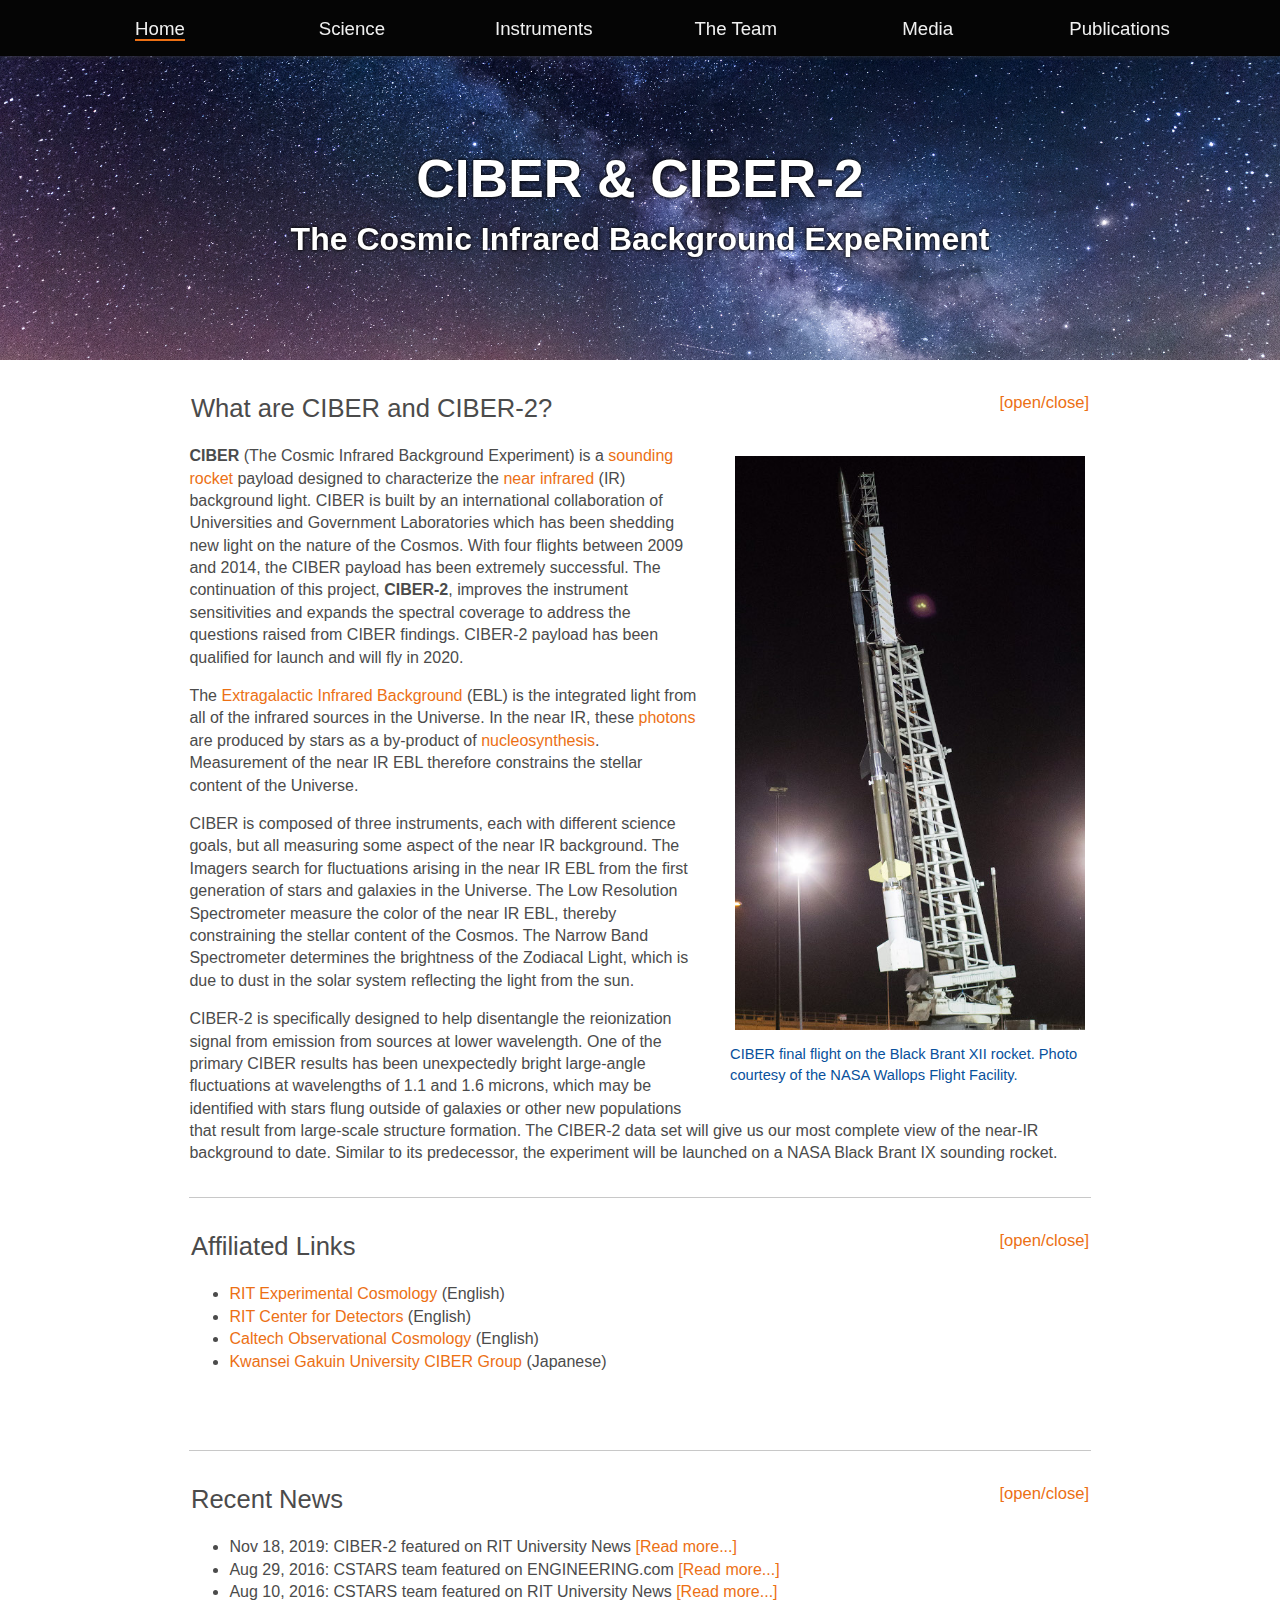
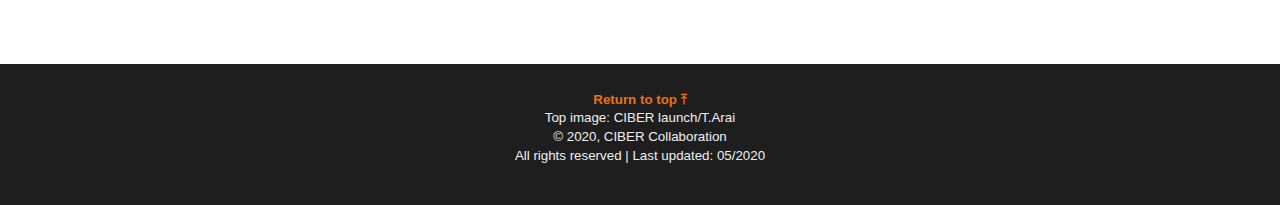
<file: index.html>
<!-- ********************************************************************-->
<!-- ********************************************************************-->
<!-- ALL COMMENTS ARE IN CAPS -->
<!-- ********************************************************************-->
<!-- ********************************************************************-->
<!doctype html>
<!-- WORKAROUND FOR OLD UNSUPPORTED BROWSERS -->
<!--[if lt IE 7]> <html class="ie6 oldie"> <![endif]-->
<!--[if IE 7]>    <html class="ie7 oldie"> <![endif]-->
<!--[if IE 8]>    <html class="ie8 oldie"> <![endif]-->
<!--[if gt IE 8]><!-->
<html class="">
<!--<![endif]-->


<!-- WEBSITE HEAD-->
<head>
<meta charset="UTF-8">
<meta name="viewport" content="width=device-width, initial-scale=1">
<title>The Cosmic Infrared Background ExpeRiment</title>

<!-- INCLUDE CSS FILES-->
<link href="css/boilerplate.css" rel="stylesheet" type="text/css"> <!-- boilerplate template to fixed cross browser issues -->
<link href="css/normalize.css" rel="stylesheet" type="text/css"> <!-- boilerplate template -->
<link href="css/master_style.css" rel="stylesheet" type="text/css"> <!-- GLOBAL STYLE -->
<link href="css/menu.css" rel="stylesheet" type="text/css"> <!-- MENU STYLE -->
<link href="css/header.css" rel="stylesheet" type="text/css"> <!-- HEADER STYLE -->
<link href="css/main_text.css" rel="stylesheet" type="text/css"> <!-- MAIN TEXT STYLE -->
<link href="css/footer.css" rel="stylesheet" type="text/css"> <!-- FOOTER STYLE --> 
<noscript>
	<style>
		.accordion_content { display:block; }
	</style>
</noscript>
</head> <!-- END WEBSITE HEAD -->

<!-- WEBSITE CONTENT STARTS HERE -->
<body>
<!-- ********************************************************************-->
<!-- ********************************************************************-->
<!-- MENU BAR -->
<div id="menu_wrapper_object" class="menu_wrapper" >
	<div id="menu" class="menu_bar">	
		<a href="javascript:void(0);" style="font-size:17pt;" class="icon" onclick="openMenu()">&#9776;</a>
			<a href="index.html">
				<span class="underline">Home</span>
			</a>
			<a href="science.html">Science</a>
			<a href="instruments.html">Instruments</a>
			<a href="team.html">The Team</a>
			<a href="media.html">Media</a>
			<a href="publications.html">Publications</a>	
	</div>
</div>

<!-- IF JAVASCRIPT IS TURNED OFF, REPLACE THE RESPONSIVE MENU WITH A SIMPLE TOP MENU -->
<noscript>
	<div id="menu_wrapper_object" class="menu_wrapper_no_script" >
		<div id="menu" class="menu_bar_no_script">	
			<a href="index.html">
				<span class="underline">Home</span>
			</a>
			<a href="science.html">Science</a>
			<a href="instruments.html">Instruments</a>
			<a href="team.html">The Team</a>
			<a href="media.html">Media</a>
			<a href="publications.html">Publications</a>			
		</div>
	</div>
</noscript>

<!-- ********************************************************************-->
<!-- ********************************************************************-->
<!-- MAIN CONTENT -->
<!-- HEADER -->
<div class="header_image">
</div>
<div class="header_wrapper">
	<div id="header" class="header">
		<h1><center>CIBER & CIBER-2</center></h1>
		<h2><center>The Cosmic Infrared Background ExpeRiment</center></h2>
	</div>
</div>
<!-- ------------------------- -->
<!-- ------------------------- -->
<!-- TEXT -->
<div class="main_text_background">
	<div class="main_text_wrapper">

		<!-- *************************************************** -->
		<!-- ---------------------- ABOUT ---------------------- -->
		<!-- *************************************************** -->

		<button class="accordion">What are CIBER and CIBER-2?</button>
		<div class="accordion_content">
			<div id="main_text_1" class="text_full_width">
				<div id="image_module" class="image_wrapper_right">
					<br>
					<img src="images/rocket.jpg" alt="Black Brant sounding rocket on the rail" class="image">
					</img><br>
					CIBER final flight on the Black Brant XII rocket. Photo courtesy of the NASA Wallops Flight Facility.
				</div>

				
				<p><b>CIBER</b> (The Cosmic Infrared Background Experiment) is a <a href="https://en.wikipedia.org/wiki/Sounding_rocket" alt="Wikipedia page on sounding rocket">sounding rocket</a> payload designed to characterize the <a href="https://en.wikipedia.org/wiki/Infrared#Different_regions_in_the_infrared" alt="Wikipedia page on near infrared wavelength">near infrared</a> (IR) background light. CIBER is built by an international collaboration of Universities and Government Laboratories which has been shedding new light on the nature of the Cosmos. With four flights between 2009 and 2014, the CIBER payload has been extremely successful. The continuation of this project, <b>CIBER-2</b>, improves the instrument sensitivities and expands the spectral coverage to address the questions raised from CIBER findings. CIBER-2 payload has been qualified for launch and will fly in 2020.</p>
				<p>The <a href = "https://en.wikipedia.org/wiki/Extragalactic_background_light" alt="Wikipedia page on the extragalactic background light">Extragalactic Infrared Background</a> (EBL) is the integrated light from all of the infrared sources in the Universe. In the near IR, these <a href="https://en.wikipedia.org/wiki/Photon" alt="Wikipedia page on photons">photons</a> are produced by stars as a by-product of <a href="https://en.wikipedia.org/wiki/Nucleosynthesis" alt="Wikipedia page on nucleosynthesis">nucleosynthesis</a>. Measurement of the near IR EBL therefore constrains the stellar content of the Universe.</p>
				<p>CIBER is composed of three instruments, each with different science goals, but all measuring some aspect of the near IR background. The Imagers search for fluctuations arising in the near IR EBL from the first generation of stars and galaxies in the Universe. The Low Resolution Spectrometer measure the color of the near IR EBL, thereby constraining the stellar content of the Cosmos. The Narrow Band Spectrometer determines the brightness of the Zodiacal Light, which is due to dust in the solar system reflecting the light from the sun.</p>
				<p>CIBER-2 is specifically designed to help disentangle the reionization signal from emission from sources at lower wavelength.  One of the primary CIBER results has been unexpectedly bright large-angle fluctuations at wavelengths of 1.1 and 1.6 microns, which may be identified with stars flung outside of galaxies or other new populations that result from large-scale structure formation.  The CIBER-2 data set will give us our most complete view of the near-IR background to date. Similar to its predecessor, the experiment will be launched on a NASA Black Brant IX sounding rocket.
			</div>
		</div>

		<!-- ------------------------- -->
		<div class="hr_wrapper">
			<hr>
		</div>
		<!-- ------------------------- -->
		
		<!-- *************************************************** -->
		<!-- ---------------------- LINKS ---------------------- -->
		<!-- *************************************************** -->

		<button class="accordion">Affiliated Links</button>
		<div class="accordion_content" style="display:block;">
			<div id="main_text_2" class="text_full_width">
				<ul>
					<li><a href="https://www.rit.edu/science/experimental-cosmology" alt="Experimental cosmology group at RIT">RIT Experimental Cosmology</a> (English)</li>
				
					<li><a href="http://ridl.cfd.rit.edu" alt="link to RIT Center for Detectors website">RIT Center for Detectors</a> (English)</li>
					
					<li><a href="https://cosmology.caltech.edu" alt="Observational cosmology group at Caltech">Caltech Observational Cosmology</a> (English)
						
					<li><a href="https://sci-tech.ksc.kwansei.ac.jp/~matsuura/">Kwansei Gakuin University CIBER Group</a> (Japanese)</li>
				<br>
				<br>
				</ul>
			</div>
		</div>


		<!-- ------------------------- -->
		<div class="hr_wrapper">
			<hr>
		</div>
		<!-- ------------------------- -->

		<!-- *************************************************** -->
		<!-- ----------------------- NEWS ---------------------- -->
		<!-- *************************************************** -->

		<button class="accordion">Recent News</button>
		<div class="accordion_content" style="display:block;">
			<div id="main_text_3" class="text_full_width">
				<ul>
					<li> Nov 18, 2019: CIBER-2 featured on RIT University News
					<a href="https://www.rit.edu/news/researchers-prepare-rocket-launch" alt="link to article">[Read more...]</a></li>
		
					<li> Aug 29, 2016: CSTARS team featured on ENGINEERING.com
					<a href="http://www.engineering.com/Education/EducationArticles/ArticleID/13000/Engineering-Undergrads-Reach-for-the-Stars-with-NASA-Funded-Project.aspx" alt="link to article">[Read more...]</a></li>
			
					<li> Aug 10, 2016: CSTARS team featured on RIT University News
					<a href="https://www.rit.edu/news/story.php?id=56317" alt="link to article">
				[Read more...]</a></li>	
				</ul>		
			</div>
		</div>
		<br>
		<br>
	</div>
</div>
<!-- ------------------------- -->
<!-- ------------------------- -->
<!-- FOOTER -->
<div class="footer_wrapper">
	<div class="footer">
		<a href="#top"  class="link" alt="return to top">
		<b>Return to top &UpArrowBar;</b>
		</a><br>
		Top image: CIBER launch/T.Arai<br>
		&copy; 2020, CIBER Collaboration<br>
		All rights reserved | Last updated: 05/2020<br>
	</div>
</div>

<!-- ********************************************************************-->
<!-- ********************************************************************-->

</body> <!-- WEBSITE CONTENT ENDS -->

<!-- ********************************************************************-->
<!-- ********************************************************************-->
<!-- SCRIPTS -->
<script src="js/openMenu.js"></script>
<script src="js/accordionResponse.js"></script>

</html>
</file>
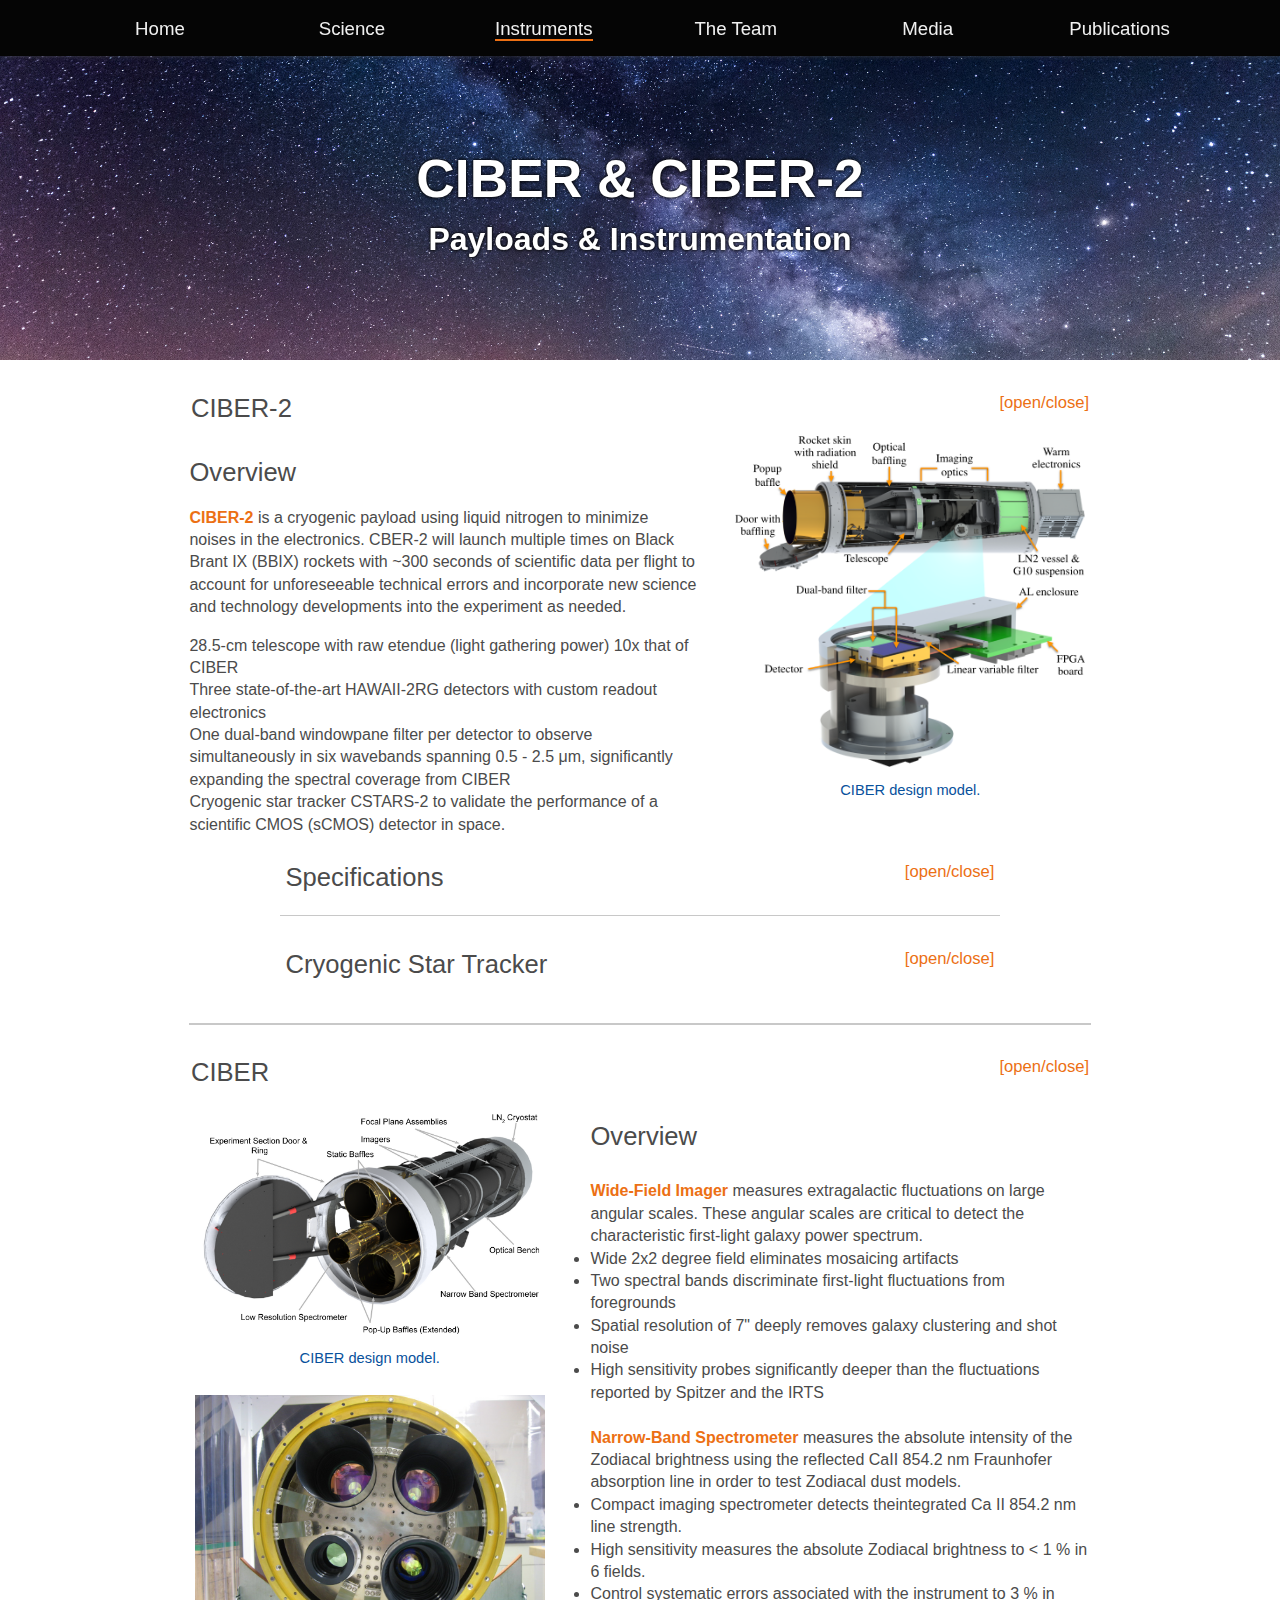
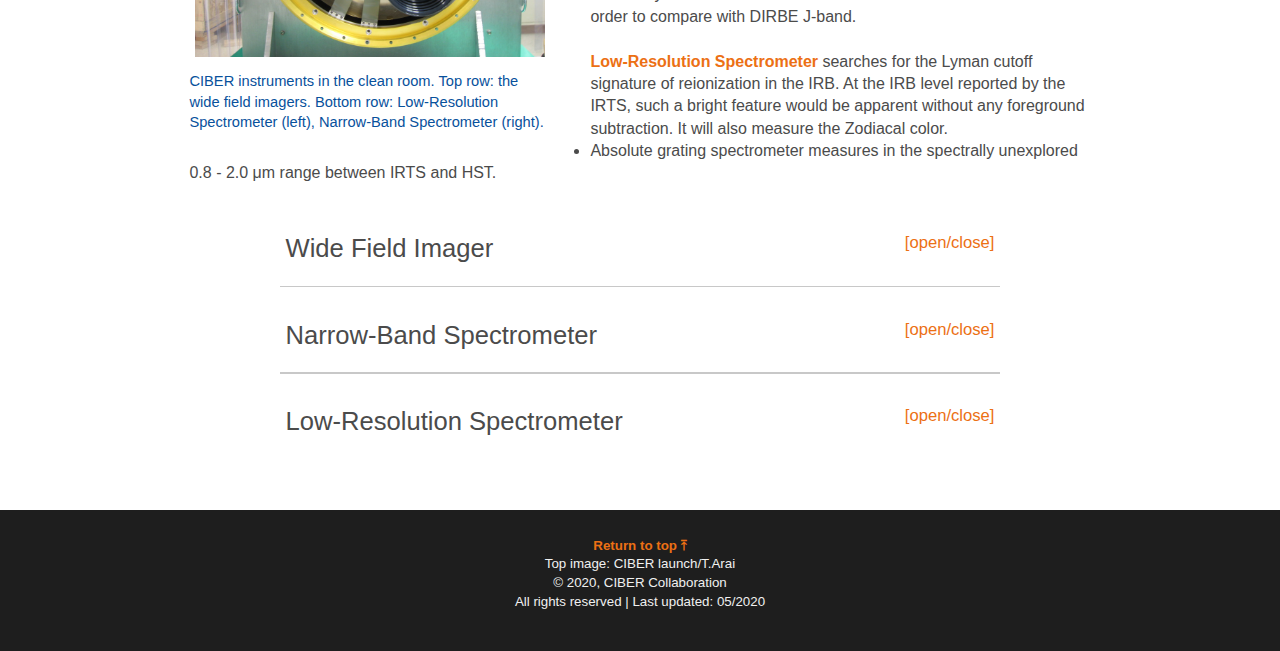
<file: instruments.html>
<!-- ********************************************************************-->
<!-- ********************************************************************-->
<!-- ALL COMMENTS ARE IN CAPS -->
<!-- ********************************************************************-->
<!-- ********************************************************************-->
<!doctype html>
<!-- WORKAROUND FOR OLD UNSUPPORTED BROWSERS -->
<!--[if lt IE 7]> <html class="ie6 oldie"> <![endif]-->
<!--[if IE 7]>    <html class="ie7 oldie"> <![endif]-->
<!--[if IE 8]>    <html class="ie8 oldie"> <![endif]-->
<!--[if gt IE 8]><!-->
<html class="">
<!--<![endif]-->


<!-- WEBSITE HEAD-->
<head>
<meta charset="UTF-8">
<meta name="viewport" content="width=device-width, initial-scale=1">
<title>The Cosmic Infrared Background ExpeRiment</title>

<!-- INCLUDE CSS FILES-->
<link href="css/boilerplate.css" rel="stylesheet" type="text/css"> <!-- boilerplate template to fixed cross browser issues -->
<link href="css/normalize.css" rel="stylesheet" type="text/css"> <!-- boilerplate template -->
<link href="css/master_style.css" rel="stylesheet" type="text/css"> <!-- GLOBAL STYLE -->
<link href="css/menu.css" rel="stylesheet" type="text/css"> <!-- MENU STYLE -->
<link href="css/header.css" rel="stylesheet" type="text/css"> <!-- HEADER STYLE -->
<link href="css/main_text.css" rel="stylesheet" type="text/css"> <!-- MAIN TEXT STYLE -->
<link href="css/footer.css" rel="stylesheet" type="text/css"> <!-- FOOTER STYLE --> 
<noscript>
	<style>
		.accordion_content { display:block; }
	</style>
</noscript>
</head> <!-- END WEBSITE HEAD -->

<!-- WEBSITE CONTENT STARTS HERE -->
<body>

<!-- ********************************************************************-->
<!-- ********************************************************************-->
<!-- MENU BAR -->
<div class="menu_wrapper" id="menu_wrapper">
	<div id="menu" class="menu_bar">	
		<a href="javascript:void(0);" style="font-size:17pt;" class="icon" onclick="openMenu()">&#9776;</a>
		<a href="index.html">Home</span></a>
		<a href="science.html">Science</a>
		<a href="instruments.html">
			<span class="underline">Instruments</span>
		</a>	
		<a href="team.html">The Team</a>
		<a href="media.html">Media</a>
		<a href="publications.html">Publications</a>
	</div>
</div>

<!-- IF JAVASCRIPT IS TURNED OFF, REPLACE THE RESPONSIVE MENU WITH A SIMPLE TOP MENU -->
<noscript>
	<div class="menu_wrapper_no_script" id="menu_wrapper">
		<div id="menu" class="menu_bar_no_script">	
			<a href="index.html">Home</span></a>
			<a href="science.html">Science</a>
			<a href="instruments.html">
				<span class="underline">Instruments</span>
			</a>
			<a href="team.html">The Team</a>
			<a href="media.html">Media</a>
			<a href="publications.html">Publications</a>
		</div>
	</div>
</noscript>

<!-- ********************************************************************-->
<!-- ********************************************************************-->
<!-- MAIN CONTENT -->
<!-- HEADER -->
<div class="header_image">
</div>
<div class="header_wrapper">
	<div id="header" class="header">
		<h1><center>CIBER & CIBER-2</center></h1>
		<h2><center>Payloads & Instrumentation</center></h2>
	</div>
</div>
<!-- ------------------------- -->
<!-- ------------------------- -->
<!-- TEXT -->
<div class="main_text_background">
	<div class="main_text_wrapper">
	
		<!-- *************************************************** -->
		<!-- --------------------- CIBER-2 --------------------- -->
		<!-- *************************************************** -->

		<button class="accordion">CIBER-2</button>
		<div class="accordion_content">
			<div id="main_text" class="text_full_width">

				<div class="image_wrapper_right">
					<img src="images/CIBER2render2020.png" alt="CIBER-2 design model" class="image">
					</img><br>
					<center>CIBER design model.</center>
				</div>

				<!-- /////////////////////////////////////////// -->
				<!--                    OVERVIEW                 -->
				<!-- /////////////////////////////////////////// -->
				<span id = "CIBER2top"></span>
				<h3>Overview</h3>
				<p><b><a href="#CIBER2spec">CIBER-2</a></b> is a cryogenic payload using liquid nitrogen to minimize noises in the electronics. 
CBER-2 will launch multiple times on Black Brant IX (BBIX) rockets with ~300 seconds of scientific data per flight to account for unforeseeable technical errors and incorporate new science and technology developments into the experiment as needed.</p>
				
				<li> 28.5-cm telescope with raw etendue (light gathering power) 10x that of CIBER</li>
				<li> Three state-of-the-art HAWAII-2RG detectors with custom readout electronics</li>
				<li> One dual-band windowpane filter per detector to observe simultaneously in six wavebands spanning 0.5 - 2.5 &mu;m, significantly expanding the spectral coverage from CIBER</li> 
				<li> Cryogenic star tracker CSTARS-2</a></b> to validate the performance of a scientific CMOS (sCMOS) detector in space.</li>


				<!-- /////////////////////////////////////////// -->
				<!--                 SPECIFICATIONS              -->
				<!-- /////////////////////////////////////////// -->
				<span id = "CIBER2spec"></span>
				<button class="accordion">Specifications</button>
					<div class="accordion_content">			
						<div id="main_text_CIBER2spec" class="text_full_width">
							<!-- ----- CIBER-2 SPEC TABLE ----- -->
							<table class="table_style">
  								<tr>
    									<td>Aperture</td>
    									<td colspan="6">28.5</td>
    									<td>cm</td>
  								</tr>
								<tr>
    									<td>Pixel size</td>
    									<td colspan="6">4</td>
    									<td>arcsec</td>
  								</tr>
								<tr>
    									<td>FOV</td>
    									<td colspan="6">2.3 x 2.3 (full)<br>1.1 x 2.3 per filter</td>
    									<td>degrees</td>
  								</tr>
								<tr>
    									<td>&lambda;</td>
    									<td>0.6 (R)</td>
    									<td>0.8 (I)</td>
									<td>1.1 (Z)</td>
    									<td>1.3 (J)</td>
									<td>1.6 (H)</td>
    									<td>1.8 (Ks)</td>
									<td>&mu;m</td>
  								</tr>
								<tr>
    									<td>&Delta;&lambda;/&lambda;</td>
    									<td>0.33</td>
    									<td>0.25</td>
									<td>0.19</td>
    									<td>0.12</td>
									<td>0.16</td>
    									<td>0.17</td>
									<td></td>
  								</tr>
								<tr>
    									<td>Array QE</td>
    									<td>0.90</td>
    									<td>0.80</td>
									<td>0.83</td>
    									<td>0.81</td>
									<td>0.82</td>
    									<td>0.82</td>
									<td></td>
  								</tr>
								<tr>
    									<td>Optics efficiency</td>
    									<td>0.75</td>
    									<td>0.73</td>
									<td>0.81</td>
    									<td>0.85</td>
									<td>0.87</td>
    									<td>0.87</td>
									<td></td>
  								</tr>
								<tr>
    									<td>Photo current</td>
    									<td>14.7</td>
    									<td>10.3</td>
									<td>8.50</td>
    									<td>6.20</td>
									<td>7.60</td>
    									<td>4.30</td>
									<td>e-/s</td>
  								</tr>
								<tr>
    									<td>Dark current</td>
    									<td colspan="2">0.25</td>
    									<td colspan="2">0.09</td>
									<td colspan="2">0.25</td>
									<td>e-/s</td>
  								</tr>
								<tr>
    									<td>Read noise (CDS)</td>
    									<td colspan="2">16</td>
    									<td colspan="2">19</td>
									<td colspan="2">15</td>
									<td>e-</td>
  								</tr>
								<tr>
    									<td>&delta;&nu;I&nu; inst</td>
    									<td>34.3</td>
    									<td>34.5</td>
									<td>31.4</td>
    									<td>30.0</td>
									<td>20.3</td>
    									<td>16.9</td>
									<td>nW m<sup>-2</sup> sr<sup>1</sup></td>
  								</tr>
								<tr>
    									<td>&delta;F&nu; inst</td>
    									<td>20.8</td>
    									<td>20.2</td>
									<td>19.6</td>
    									<td>19.3</td>
									<td>19</td>
    									<td>18.8</td>
									<td>Vega mag 3&sigma;</td>
  								</tr>
							</table>
						</div>
					</div>

				<!-- ------------------------- -->
				<div class="hr_wrapper">
					<hr>
				</div>
				<!-- ------------------------- -->

				<!-- /////////////////////////////////////////// -->
				<!--                  STAR TRACKER               -->
				<!-- /////////////////////////////////////////// -->
				<span id = "cstars"></span>
				<button class="accordion">Cryogenic Star Tracker</button>
					<div class="accordion_content">			
						<div id="main_text_cstars" class="text_full_width">
						To improve the accuracy of pointing during observation in space, CIBER-2 will have an additional star tracker looking in the same direction as the experiment, using the same telescope. The star tracker is required to work in the same cryogenic environment as the telescope and the imaging optics. This star tracker presents an opportunity for the development and verification of a camera using a scientific CMOS (sCMOS) detector at low temperatures. sCMOS surpass conventional CMOS in term of signal-to-noise ratio, but this technology has not been evaluated in a space mission nor at cryogenics. The development of this cryogenic star tracker has extended beyond CIBER-2 and the star tracker has become its own project, titled the Cryogenic Star Tracking and Attitude Regulation System (CSTARS). The prototype version, CSTARS-1 will fly separately on a technology development payload while the second version, CSTARS-2, is being integrated into CIBER-2.
						</div>
					</div>
			</div>
		</div>
		<br>
		<!-- ------------------------- -->
		<div class="hr_wrapper">
			<hr>
		</div>
		<!-- ------------------------- -->
		
		<!-- *************************************************** -->
		<!-- ---------------------- CIBER ---------------------- -->
		<!-- *************************************************** -->

		<button class="accordion">CIBER</button>
		<div class="accordion_content" style="display:block;">

			<div id="main_text_2" class="text_full_width">

				<div class="image_wrapper">
					<img src="images/ciber_full_assembly.png" alt="CIBER design model" class="image">
					</img><br>
					<center>CIBER design model.</center>
				</div>

				<div class="image_wrapper">
					<img src="images/ciber_instrument.jpg" alt="CIBER instrument photo" class="image">
					</img><br>
					CIBER instruments in the clean room. Top row: the wide field imagers. Bottom row: Low-Resolution Spectrometer (left), Narrow-Band Spectrometer (right).
				</div>

				<!-- /////////////////////////////////////////// -->
				<!--                    OVERVIEW                 -->
				<!-- /////////////////////////////////////////// -->
				<span id = "CIBERtop"></span>
				<h3>Overview</h3>
				<br>

				<!-- ------- wide file imager ------- -->
				<a href="#WFI"><b>Wide-Field Imager</b></a> measures extragalactic fluctuations on large angular scales. These angular scales are critical to detect the characteristic first-light galaxy power spectrum.
				<li> Wide 2x2 degree field eliminates mosaicing artifacts </li>
				<li> Two spectral bands discriminate first-light fluctuations from foregrounds </li>
				<li> Spatial resolution of 7" deeply removes galaxy clustering and shot noise </li>
				<li> High sensitivity probes significantly deeper than the fluctuations reported by Spitzer and the IRTS </li>
				<br>

				<!-- ------- narrow band specs ------- -->
				<a href="#NBS"><b>Narrow-Band Spectrometer</b></a> measures the absolute intensity of the Zodiacal brightness using the reflected CaII 854.2 nm Fraunhofer absorption line in order to test Zodiacal dust models.
				<li> Compact imaging spectrometer detects theintegrated Ca II 854.2 nm line strength.</li>
				<li> High sensitivity measures the absolute Zodiacal brightness to < 1 % in 6 fields.</li>
				<li> Control systematic errors associated with the instrument to 3 % in order to compare with DIRBE J-band.</li>
				<br>

				<!-- --------- low res specs --------- -->
				<a href="#LRS"><b>Low-Resolution Spectrometer</b></a> searches for the Lyman cutoff signature of reionization in the IRB. At the IRB level reported by the IRTS, such a bright feature would be apparent without any foreground subtraction. It will also measure the Zodiacal color.
				<li>Absolute grating spectrometer measures in the spectrally unexplored 0.8 - 2.0 μm range between IRTS and HST.</li>
				<br>
				

				<!-- /////////////////////////////////////////// -->
				<!--           WIDE FIELD IMAGER DETAILS         -->
				<!-- /////////////////////////////////////////// -->
				<span id = "WFI"></span>
				<button class="accordion">Wide Field Imager</button>
					<div class="accordion_content">			
						<div id="main_text_WFI" class="text_full_width">
							<p>The wide-field imager probes large angular scales where first-light fluctuations are expected to peak, and where they can best be separated from galaxy clustering and shot noise. The imager data will be combined with shallow Spitzer and Akari survey fields to allow us to detect and remove galaxies in the camera images. CIBER complements these facilities by virtue of its much wider FOV, providing sensitivity to fluctuations on large angular scales, and shorter wavelength coverage, crucial for discriminating a first-light component.</p>

							<p>The wide-field imager consists of dual 11-cm refracting telescopes cooled to 77 K, imaging onto two 1024 x 1024 focal plane arrays. All-spherical refracting optics provide diffraction-limited performance from 0.75 to 2.2 μm over a 2deg x 2deg field of view. The spatial resolution is determined by the 7" pixel size, not aberrations or diffraction.</p>
							<div class="image_wrapper_center">
								<img src="images/WideFieldImager.jpg" alt="Wide Field Imager photo">
								</img><br>
								Schematic and photograph of the wide-field imaging telescopes. The lenses are coated with a broad band high-efficiency anti-reflection coating providing > 80 % end-to-end efficiency. The entrance aperture is 11 cm and the total track is 55 cm. <a href="images/WideFieldImager.jpg">[Click to enlarge]</a>
							</div>

							<p>The pixel size of 7" reduces the local-galaxy clustering signal, giving us a sufficient density of pixels to remove sources down to I = 21, H = 20 with modest data loss. CIBER itself reaches a limiting point source sensitivity of I = 18.4 and H = 18.2 mag (3&sigma;); several times deeper than 2MASS. We quote a 3σ threshold because we are only interested in rejecting point sources from the data, not extracting and cataloging them. Source confusion, using deep galaxy counts, is 2-3 times below the instrument noise.</p>

							<p>The 1024 detector arrays are sampled continuously every 1.8 s, providing background-limited performance. We use an off-chip JFET follower to eliminate multiplexer glow. In order to minimize dark current associated with temperature drifts, the array is mounted on a thermally isolated stage, which is monitored with sensitive DC-stabilized thermometry and thermally regulated. A cold shutter placed just above the array allows us to record dark frames prior to launch, and on ascent and descent.</p>
							
							
							<div class="image_wrapper_center">
								<img src="images/h-bandsim.gif" alt="Simulated image in H-band">
								</img><br>
								Multi-panel simulations in a 2° x 2° field at H-band. Reading from the upper left-hand corner: a) simulated first-light galaxy spatial fluctuations, adapted from numerical simulations of baryonic matter density to match the optimistic power spectrum in Fig. 3; b) galaxies, taken from deep NOAO images; c) combined first-light fluctuations, instrument noise, and H < 24 galaxies; d) combined fluctuations, noise, flat field, and 21 < H < 24 galaxies; e) recovered first-light galaxy fluctuations; f) recovered pessimistic fluctuations. Whereas the optimistic fluctuations are clearly visible above the noise, statistical techniques are needed to extract the pessimistic signal, which is 10 times fainter in surface brightness. <a href="images/h-bandsim.gif">[Click to enlarge]</a>											
							</div>
							<!-- ------- WFI SPEC TABLE ------- -->
							<table class="table_style">
  								<tr>
    									<td>Aperture</td>
    									<td colspan="2">11</td>
    									<td>cm</td>
  								</tr>
								<tr>
    									<td>Pixel size</td>
    									<td colspan="2" style="width:40%">7</td>
    									<td style="width:20%">arcsec</td>
  								</tr>
								<tr>
    									<td>FOV</td>
    									<td colspan="2">2.0x2.0</td>
    									<td>degrees</td>
  								</tr>
								<tr>
    									<td>Integrating time</td>
    									<td colspan="2">50</td>
    									<td>seconds</td>
  								</tr>
								<tr>
    									<td>&lambda;</td>
    									<td>1.1 (I)</td>
    									<td>1.6 (H)</td>
									<td>&mu;m</td>
  								</tr>
								<tr>
    									<td>&Delta;&lambda;/&lambda;</td>
    									<td>0.38</td>
    									<td>0.56</td>
									<td></td>
  								</tr>
								<tr>
    									<td>Array QE</td>
    									<td>0.51</td>
    									<td>0.70</td>
									<td></td>
  								</tr>
								<tr>
    									<td>Optics efficiency</td>
    									<td>0.9</td>
    									<td>0.9</td>
									<td></td>
  								</tr>
								<tr>
    									<td>Filter efficiency</td>
    									<td>0.92</td>
    									<td>0.89</td>
									<td></td>
  								</tr>
								<tr>
    									<td>Total efficiency</td>
    									<td>0.42</td>
    									<td>0.56</td>
									<td></td>
  								</tr>
								<tr>
    									<td>Photo current</td>
    									<td>4.9</td>
    									<td>11</td>
									<td>e-/s</td>
  								</tr>
								<tr>
    									<td>Dark current</td>
    									<td>0.35</td>
    									<td>0.45</td>
									<td>e-/s</td>
  								</tr>
								<tr>
    									<td>Read noise (CDS)</td>
    									<td>10</td>
    									<td>9</td>
									<td>e-</td>
  								</tr>
								<tr>
    									<td>&nu;I&nu; (sky)</td>
    									<td>420</td>
    									<td>370</td>
									<td>nW m<sup>-2</sup> sr<sup>1</sup></td>
  								</tr>
								<tr>
    									<td>&delta;&nu;I&nu; inst</td>
    									<td>33.1</td>
    									<td>17.5</td>
									<td>nW m<sup>-2</sup> sr<sup>1</sup></td>
  								</tr>
								<tr>
    									<td>&delta;F&nu; inst</td>
    									<td>18.4</td>
    									<td>17.8</td>
									<td>Vega mag 3&sigma;</td>
  								</tr>
								<tr>
    									<td>CIBER galaxy cut</td>
    									<td>2.2e3, I &gt; 18.4<br>0.3%</td>
    									<td>4.5e3, H &gt; 17.8<br>0.8%</td>
									<td>#/sq degree mag cut pixel los</td>
  								</tr>
								<tr>
    									<td>Deep galaxy cut</td>
    									<td>6.0e4, I &gt; 23.0<br>25%</td>
    									<td>6.0e4, H &gt; 21.5<br>25%</td>
									<td>#/sq degree mag cut pixel los</td>
  								</tr>
							</table>
						<br>
						</div>
						
						<div class="text_full_width">	
							<a href="#CIBERtop">[Back to Overview]</a>
						</div>
					</div>
				<!-- ------------------------- -->
				<div class="hr_wrapper">
					<hr>
				</div>
				<!-- ------------------------- -->

				<!-- /////////////////////////////////////////// -->
				<!--           NARROW BAND SPEC DETAILS          -->
				<!-- /////////////////////////////////////////// -->
				<span id = "NBS"></span>
				<button class="accordion">Narrow-Band Spectrometer</button>
					<div class="accordion_content">
						<div id="NBS_main" class="text_full_width">
							<p>Uncertainties in the Zodiacal dust model play a leading role in the systematic errors for determining the IRB. The differences in the data from prior IRB observations at 1.2 &mu;m are principally the result of using different models of the Zodiacal dust based on DIRBE observations. The IRTS residual, based on a modified Kelsall DIRBE dust model, closely follows the spectrum of Zodiacal dust and could be entirely explained by a 23 % error in the Zodiacal dust brightness. The narrow-band spectrometer will provide a new and independent measurement of the Zodiacal dust brightness using Fraunhofer absorption lines. Spectroscopy of optical Fraunhofer lines has been used to estimate and remove the zodiacal light for optical extragalactic background measurements, and to study the dynamics of the zodiacal dust cloud.</p>
							
							<br>
							<div class="image_wrapper_center">
								<img src="images/NBS.jpg" alt="Narrow Band Spectrometer photo">
								</img><br>
								Ray trace of the narrow-band spectrometer refracting optics. The narrow-band filter is the first optical element in the assembly. The spectral response of the instrument varies over the FOV, shifting towards shorter wavelengths from center to edge. The entrance aperture is 75 mm. <a href="images/NBS.jpg">[Click to enlarge]</a>
							</div>
							
							<p>The narrow-band spectrometer (NBS) is a small wide-field refractor with a narrow-band filter placed as the first optical element. Rays passing through such a dielectric etalon experience a wavelength shift &lambda; = &lambda;0 cos &theta;i, where &theta;i is the angle of the ray inside the dielectric. Thus the wavelength response of the spectrometer varies over the array, by an amount depending on the entrance angle. This can be tailored so that the response at the array center is tuned on a Fraunhofer line, and then shift entirely off the line at the edge of the FOV.</p>
							<p>The spectrometer can measure the zodiacal intensity with signal to noise ratio of 50 at the north ecliptic pole in a 50 s observation (with similar S/N at lower ecliptic latitudes in shorter observations). The photon level, signal contrast, and the S/N per pixel, are all low, so careful attention must be paid to dark current, stray light, and out of band blocking.</p>
							
							<br>
							<!-- ------- NBS SPEC TABLE ------- -->
							<table class="table_style">
								<tr>
									<td>Aperture</td>
									<td>7.5</td>
									<td>cm</td>
								</tr>
								<tr>
									<td>Wavelength</td>
									<td>854.2nm</td>
									<td>cm</td>
								</tr>
								<tr>
									<td>Resolution</td>
									<td>1000</td>
									<td></td>
								</tr>
								<tr>
									<td>Pixel size</td>
									<td>2</td>
									<td>arcmin</td>
								</tr>
								<tr>
									<td>FOV</td>
									<td>8.5x8.5</td>
									<td>degrees</td>
								</tr>
								<tr>
									<td>F#</td>
									<td>0.9</td>
									<td></td>
								</tr>
								<tr>
									<td>F-P efficiency</td>
									<td>0.7</td>
									<td></td>
								</tr>
								<tr>
									<td>Optics efficiency</td>
									<td>0.9</td>
									<td></td>
								</tr>
								<tr>
									<td>Array</td>
									<td>256x256</td>
									<td>PICNIC HgCdTe</td>
								</tr>
								<tr>
									<td>Array QE</td>
									<td>0.55</td>
									<td></td>
								</tr>
								<tr>
									<td>&nu;I&nu; sky</td>
									<td>550</td>
									<td>nW m<sup>-2</sup> sr<sup>-1</sup></td>
								</tr>
								<tr>
									<td>Photo current</td>
									<td>1.5</td>
									<td>e-/s/td>
								</tr>
								<tr>
									<td>Contrast</td>
									<td>37</td>
									<td>%</td>
								</tr>
								<tr>
									<td>Dark current</td>
									<td>&lt; 0.1</td>
									<td>e-/s</td>
								</tr>
								<tr>
									<td>Read noise (CDS)</td>
									<td>30</td>
									<td>e-</td>
								</tr>
								<tr>
									<td>Integrating time</td>
									<td>50</td>
									<td>s</td>
								</tr>
								<tr>
									<td>&delta;F&nu;</td>
									<td>40</td>
									<td>mJy, I ~ 12 (3&sigma;)</td>
								</tr>
								<tr>
									<td>S/N zodi</td>
									<td>150</td>
									<td>100x100 px</td>
								</tr>
							</table>
							<br>
							<a href="#CIBERtop">[Back to Overview]</a>
						</div>
					</div>
	
				<!-- ------------------------- -->
				<div class="hr_wrapper">
					<hr>
				</div>
				<!-- ------------------------- -->

				<!-- /////////////////////////////////////////// -->
				<!--              LOW RES SPEC DETAILS           -->
				<!-- /////////////////////////////////////////// -->
				<span id = "LRS"></span>
				<button class="accordion">Low-Resolution Spectrometer</button>
					<div class="accordion_content">
						<div id="LRS_main" class="text_full_width">
							<p>The low-resolution spectrometer (LRS) is designed to measure the absolute spectrum of the near-infrared background in the 0.8 - 2.0 μm spectral region, in a search for the redshifted Ly-cutoff feature, a signature of UV photon emission from when the universe was partially ionized. The IRB may peak at λ ~ 1-2 μm and fall in brightness in the optical. The transition from the near-infrared to the optical, if confirmed, would have a much different spectral shape than either zodiacal light or the integrated counts of galaxies, providing definitive evidence for a first-light galaxy IRB.</p>
							
							<p>The LRS is a 5 cm refracting telescope with re-imaging optics. A prism inserted in the collimated beam produces low resolution spectra (R = 13 - 25) for wavelength bands from 0.8. &mu;m to 2.0 &mu;m. We use a 256x256 HgCdTe array with a pixel size of 40 &mu;m, producing 1.4' × ~1.4' pixels and total field of view of 5.8deg. Four slits located at the field stop produce 2.8' × ~ 5.8deg strips on the sky, which the prism disperses into separate spectra on the array. As a result, 256 spectra are available for each slit, and a total of 1280 spectra are obtained.</p>
							<br>
							<div class="image_wrapper_center">
								<img src="images/LRS.jpg" alt="Low Resolution Spectrometer photo">
								</img><br>
								Schematic of the LRS, which uses a prism to disperse radiation through 5 slits onto a 2562 array. The LRS mounts to the 77 K optical bench opposite the wide-field imager. <a href="images/LRS.jpg">[Click to enlarge]</a>
							</div>
							
							<div class="image_wrapper_right">
								<img src="images/lrsdetection.gif" alt="Low Resolution Spectrometer detection">
								</img><br>
								LRS detection limits at 1σ significance (dashed lines) for a single pixel, and for co-adding 400 spatial pixels. The IRTS and HST extragalactic background are shown as red and green data points, respectively. The rms fluctuations reported by the IRTS are shown as blue data points. The zodiacal light spectrum at the ecliptic pole is shown for reference. <a href="images/lrsdetection.gif">[Click to enlarge]</a>
							</div>
							<p>The expected LRS sensitivity (summarized in at left) is sufficient to measure the spectra of the IRB excess and the IRB fluctuations reported by the IRTS. In order to obtain an accurate spectrum of the sky, after rejecting spectra that include point sources brighter than 18th mag, 900 individual spectra can be co-added. The resulting sensitivity with 400 spectra, shown by the dashed line in the figure below, allows us to detect the absolute sky brightness with S/N > 100 in only 15 s of integration time.</p>

							<p>In fields where more observation time is available we can probe the spectrum of the fluctuating component reported by IRTS. In a single pixel in 50 s, we can detect IRTS fluctuations with S/N ~ 5 as shown in Fig. 8. We anticipate having 1280 spatially independent pixels to this sensitivity.</p>

							<p>In order to subtract the Zodiacal foreground for a deeper search, we use the NBS line strength as an absolute tracer of Zodiacal emission. The Zodiacal color between the LRS and NBS is determined by the difference brightness of fields over a range of ecliptic latitudes. The data is also be directly compared with DIRBE, as have scheduled our observations so that all the fields fall within the range of solar elongation angles observed by DIRBE.</p>

							<p>The LRS will be absolutely calibrated in the lab with calibrated lamps and a beam-filling thermal source. The calibration will also be measured in flight with stars in our field, and may be compared to the lab calibration with an internal transfer lamp.</p>
							
							<br>
							<!-- ------- LRS SPEC TABLE ------- -->
							<table class="table_style">
								<tr>
									<td>Optics</td>
									<td colspan="2">14 lenses & 1 prism, 5 slits</td>
								</tr>
								<tr>
								<td>Aperture</td>
									<td>50</td>
									<td>mm</td>
								</tr>
								<tr>
									<td>F#</td>
									<td>F/2</td>
									<td></td>
								</tr>
								<tr>
									<td>FOV</td>
									<td>5.8 along slit</td>
									<td>degrees</td>
								</tr>
								<tr>
									<td>Pixel size</td>
									<td>1.4 x 1.4</td>
									<td>arcmin</td>
								</tr>
								<tr>
									<td>Slit size</td>
									<td>2 x 256</td>
									<td>pixels</td>
								</tr>
								<tr>	
									<td>Wavelength</td>
									<td>0.7 - 1.8</td>
									<td>&mu;m</td>
								</tr>
								<tr>
									<td>&lambda;/&Delta;&lambda;</td>
									<td>13 ~ 15</td>
									<td></td>
								</tr>
								<tr>
									<td>Optics efficiency</td>
									<td>0.8</td>
									<td></td>
								</tr>
								<tr>
									<td>Array</td>
									<td>256x256</td>
									<td>HgCdTe</td>
								</tr>
								<tr>
									<td>Array QE</td>
									<td>0.6</td>
									<td></td>
								</tr>
								<tr>
									<td>Operating temperature</td>
									<td>77</td>
									<td>K</td>
								</tr>
								<tr>
									<td>Photo current</td>
									<td>10 ~ 20</td>
									<td>e-/s/td>
								</tr>
								<tr>
									<td>Dark current</td>
									<td>&lt; 0.1</td>
									<td>e-/s</td>
								</tr>
								<tr>
									<td>Read noise (CDS)</td>
									<td>&lt; 30</td>
									<td>e-</td>
								</tr>
								<tr>
									<td>Photon noise (15s)</td>
									<td>12 ~ 17</td>
									<td>e-</td>
								</tr>
								<tr>
									<td>Limiting mag (15s)</td>
									<td>16</td>
									<td>J band 3&sigma;</td>
								</tr>
							</table>
							<br>
							
							<a href="#CIBERtop">[Back to Overview]</a>
						</div>
					</div>
				<br>
				<br>
	
			</div>
		</div>
		
		<br>
		<br>
		
		
	</div>
</div>
<!-- ------------------------- -->
<!-- ------------------------- -->
<!-- FOOTER -->
<div class="footer_wrapper">
	<div class="footer">
		<a href="#top"  class="link" alt="return to top">
		<b>Return to top &UpArrowBar;</b>
		</a><br>
		Top image: CIBER launch/T.Arai<br>
		&copy; 2020, CIBER Collaboration<br>
		All rights reserved | Last updated: 05/2020<br>
	</div>
</div>

<!-- ********************************************************************-->
<!-- ********************************************************************-->
<!-- SCRIPTS -->
<script src="js/openMenu.js"></script>
<script src="js/accordionResponse.js"></script>

<!-- ********************************************************************-->
<!-- ********************************************************************-->

</body> <!-- WEBSITE CONTENT ENDS -->
</html>
</file>
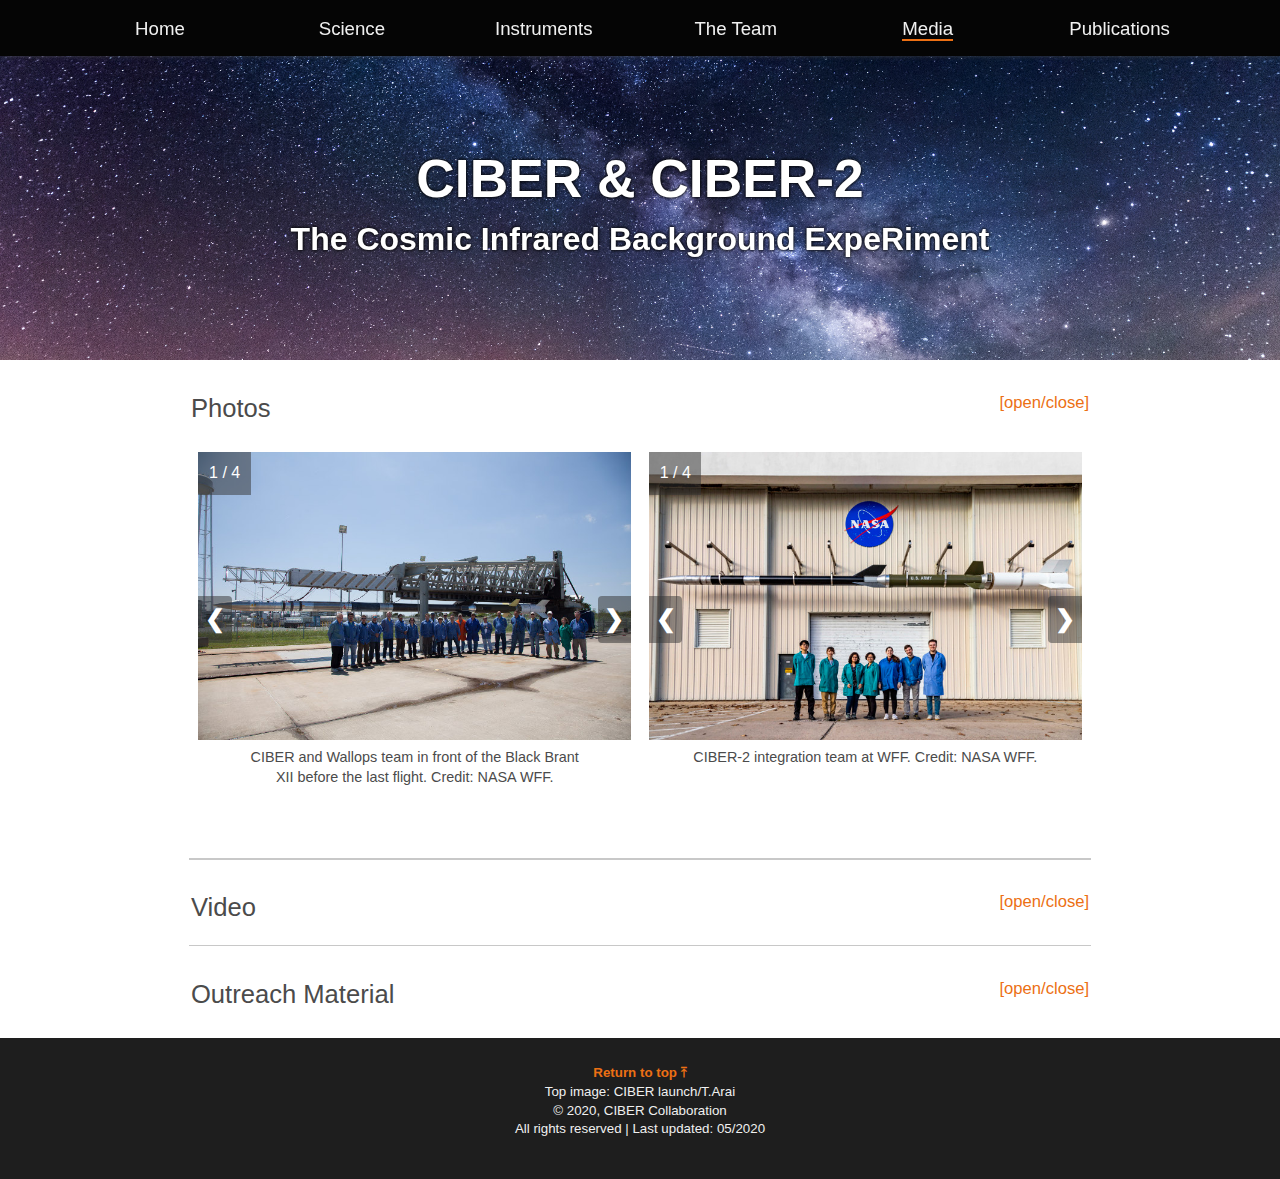
<file: media.html>
<!-- ********************************************************************-->
<!-- ********************************************************************-->
<!-- ALL COMMENTS ARE IN CAPS -->
<!-- ********************************************************************-->
<!-- ********************************************************************-->
<!doctype html>
<!-- WORKAROUND FOR OLD UNSUPPORTED BROWSERS -->
<!--[if lt IE 7]> <html class="ie6 oldie"> <![endif]-->
<!--[if IE 7]>    <html class="ie7 oldie"> <![endif]-->
<!--[if IE 8]>    <html class="ie8 oldie"> <![endif]-->
<!--[if gt IE 8]><!-->
<html class="">
<!--<![endif]-->


<!-- WEBSITE HEAD-->
<head>
<meta charset="UTF-8">
<meta name="viewport" content="width=device-width, initial-scale=1">
<title>The Cosmic Infrared Background ExpeRiment</title>

<!-- INCLUDE CSS FILES-->
<link href="css/boilerplate.css" rel="stylesheet" type="text/css"> <!-- boilerplate template to fixed cross browser issues -->
<link href="css/normalize.css" rel="stylesheet" type="text/css"> <!-- boilerplate template -->
<link href="css/master_style.css" rel="stylesheet" type="text/css"> <!-- GLOBAL STYLE -->
<link href="css/menu.css" rel="stylesheet" type="text/css"> <!-- MENU STYLE -->
<link href="css/header.css" rel="stylesheet" type="text/css"> <!-- HEADER STYLE -->
<link href="css/main_text.css" rel="stylesheet" type="text/css"> <!-- MAIN TEXT STYLE -->
<link href="css/slideshow.css" rel="stylesheet" type="text/css"> <!-- SLIDESHOW STYLE -->
<link href="css/footer.css" rel="stylesheet" type="text/css"> <!-- FOOTER STYLE --> 
<noscript>
	<style>
		.accordion_content { display:block; }
	</style>
</noscript>
</head> <!-- END WEBSITE HEAD -->

<!-- WEBSITE CONTENT STARTS HERE -->
<body>
<!-- ********************************************************************-->
<!-- ********************************************************************-->
<!-- MENU BAR -->
<div id="menu_wrapper_object" class="menu_wrapper" >
	<div id="menu" class="menu_bar">	
		<a href="javascript:void(0);" style="font-size:17pt;" class="icon" onclick="openMenu()">&#9776;</a>
			<a href="index.html">Home</a>
			<a href="science.html">Science</a>
			<a href="instruments.html">Instruments</a>
			<a href="team.html">The Team</a>
			<a href="media.html">
				<span class="underline">Media</span>
			</a>
			<a href="publications.html">Publications</a>	
	</div>
</div>

<!-- IF JAVASCRIPT IS TURNED OFF, REPLACE THE RESPONSIVE MENU WITH A SIMPLE TOP MENU -->
<noscript>
	<div id="menu_wrapper_object" class="menu_wrapper_no_script" >
		<div id="menu" class="menu_bar_no_script">	
			<a href="index.html">Home</a>
			<a href="science.html">Science</a>
			<a href="instruments.html">Instruments</a>
			<a href="team.html">The Team</a>
			<a href="media.html">
				<span class="underline">Media</span>
			</a>
			<a href="publications.html">Publications</a>			
		</div>
	</div>
</noscript>

<!-- ********************************************************************-->
<!-- ********************************************************************-->
<!-- MAIN CONTENT -->
<!-- HEADER -->
<div class="header_image">
</div>
<div class="header_wrapper">
	<div id="header" class="header">
		<h1><center>CIBER & CIBER-2</center></h1>
		<h2><center>The Cosmic Infrared Background ExpeRiment</center></h2>
	</div>
</div>
<!-- ------------------------- -->
<!-- ------------------------- -->
<!-- TEXT -->
<div class="main_text_background">
	<div class="main_text_wrapper">

		<!-- *************************************************** -->
		<!-- ---------------------- PHOTO ---------------------- -->
		<!-- *************************************************** -->

		<button class="accordion">Photos</button>
		<div class="accordion_content">
			<br>
			<div id="main_text_1" class="text_full_width">
				
				<!-- -------------- CIBER -------------- -->
				<div class="slideshow_wrapper">
					<div class="slideshow-container">
					
 						 <div class="mySlides1">
   							<div class="numbertext">1 / 4</div>
   							<img src="images/ciber/CB1.jpg">
    							<div class="text">CIBER and Wallops team in front of the Black Brant XII before the last flight. Credit: NASA WFF.</div>
					 	</div>

					  	<div class="mySlides1">
    							<div class="numbertext">2 / 4</div>
    							<img src="images/ciber/CB2.jpg">
   							<div class="text">CIBER and WFF/WSMR team circa 2009. Credit: NASA WFF/WSMR.</div>
					 	</div>

  						<div class="mySlides1">
   							<div class="numbertext">3 / 4</div>
   							<img src="images/ciber/CB3.jpg">
    							<div class="text">CIBER last launch on the Black Brant XII. Credit: NASA WFF.</div>
  						</div>
						
						<div class="mySlides1">
   							<div class="numbertext">4 / 4</div>
   							<img src="images/ciber/CB4.jpg">
    							<div class="text">Clean room operation. Credit: NASA WFF.</div>
  						</div>

  						<!-- Next and previous buttons -->
  						<a class="prev" onclick="plusSlides(-1,0)">&#10094;</a>
  						<a class="next" onclick="plusSlides(1,0)">&#10095;</a>
					</div>
					<br>
				</div>
				
				<!-- -------------- CIBER-2 ------------- -->
				<div class="slideshow_wrapper">
					<div class="slideshow-container">
					
 						 <div class="mySlides2">
   							<div class="numbertext">1 / 4</div>
   							<img src="images/ciber2/WFF1.jpg" style="width:100%">
    							<div class="text">CIBER-2 integration team at WFF. Credit: NASA WFF.</div>
					 	</div>

					  	<div class="mySlides2">
    							<div class="numbertext">2 / 4</div>
    							<img src="images/ciber2/WFF2.jpg" style="width:100%">
   							<div class="text">Clean room. Credit: NASA WFF.</div>
					 	</div>

  						<div class="mySlides2">
   							<div class="numbertext">3 / 4</div>
   							<img src="images/ciber2/WFF3.jpg" style="width:100%">
    							<div class="text">Preparing the integrated payload for environmental testing. Credit: NASA WFF.</div>
  						</div>
						
						<div class="mySlides2">
   							<div class="numbertext">4 / 4</div>
   							<img src="images/ciber2/WFF4.jpg" style="width:100%">
    							<div class="text">Setup for focusing at RIT.</div>
  						</div>

  						<!-- Next and previous buttons -->
  						<a class="prev" onclick="plusSlides(-1,1)">&#10094;</a>
  						<a class="next" onclick="plusSlides(1,1)">&#10095;</a>
					</div>
					<br>
				</div>	
			</div>
		</div>
		<!-- ------------------------- -->
		<div class="hr_wrapper">
			<hr>
		</div>
		<!-- ------------------------- -->
		
		<button class="accordion">Video</button>
		<div class="accordion_content">
			<div class="text_full_width">
				<p>Coming soon.</p>
			</div>
		</div>
		
		<!-- ------------------------- -->
		<div class="hr_wrapper">
			<hr>
		</div>
		<!-- ------------------------- -->
		
		<button class="accordion">Outreach Material</button>
		<div class="accordion_content">
			<div class="text_full_width">
				<ul>
					<li><a href="others/CSTARS_poster.pdf">CSTARS outreach poster</a></li>
				</ul>
			</div>
		</div>
		<br>
		<br>
	</div>
</div>
<!-- ------------------------- -->
<!-- ------------------------- -->
<!-- FOOTER -->
<div class="footer_wrapper">
	<div class="footer">
		<a href="#top"  class="link" alt="return to top">
		<b>Return to top &UpArrowBar;</b>
		</a><br>
		Top image: CIBER launch/T.Arai<br>
		&copy; 2020, CIBER Collaboration<br>
		All rights reserved | Last updated: 05/2020<br>
	</div>
</div>

<!-- ********************************************************************-->
<!-- ********************************************************************-->
<!-- SCRIPTS -->
<script src="js/openMenu.js"></script>
<script src="js/accordionResponse.js"></script>
<script src="js/slideshow.js"></script>
</body> <!-- WEBSITE CONTENT ENDS -->

<!-- ********************************************************************-->
<!-- ********************************************************************-->

</html>
</file>
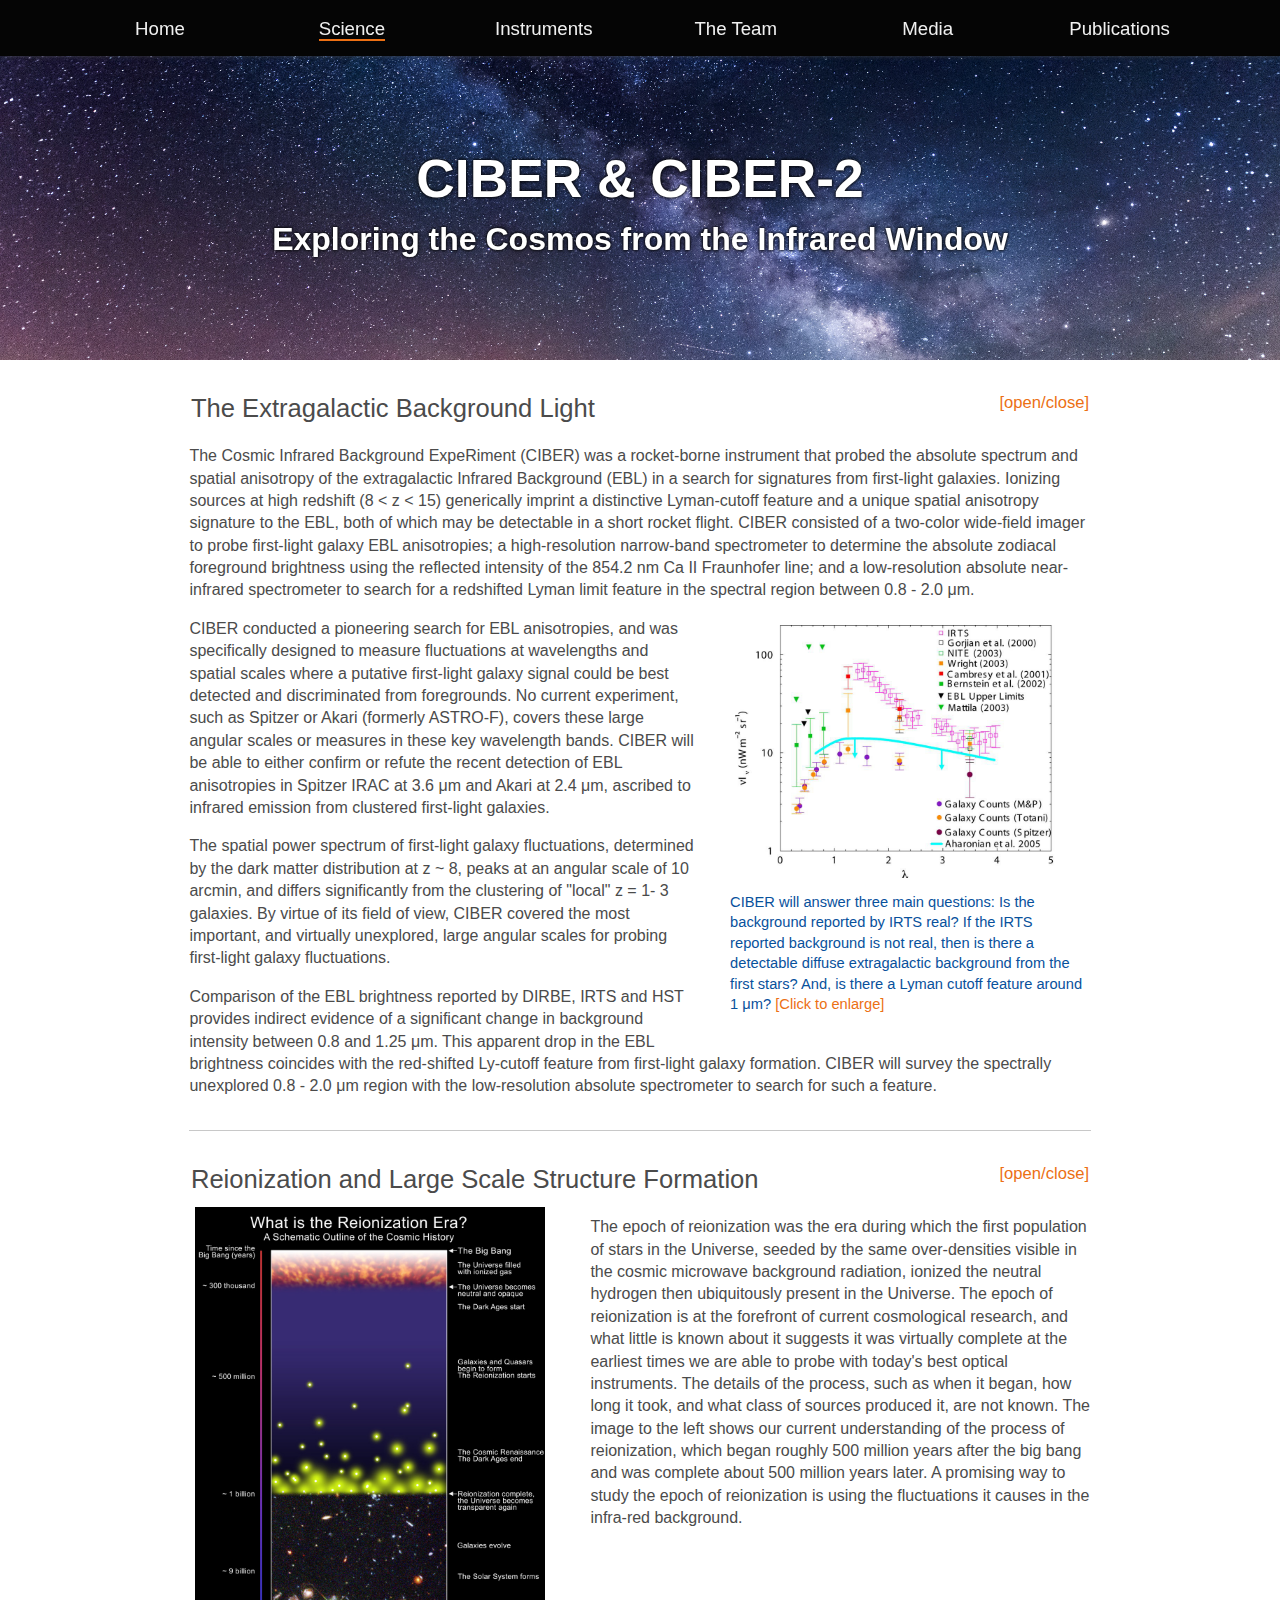
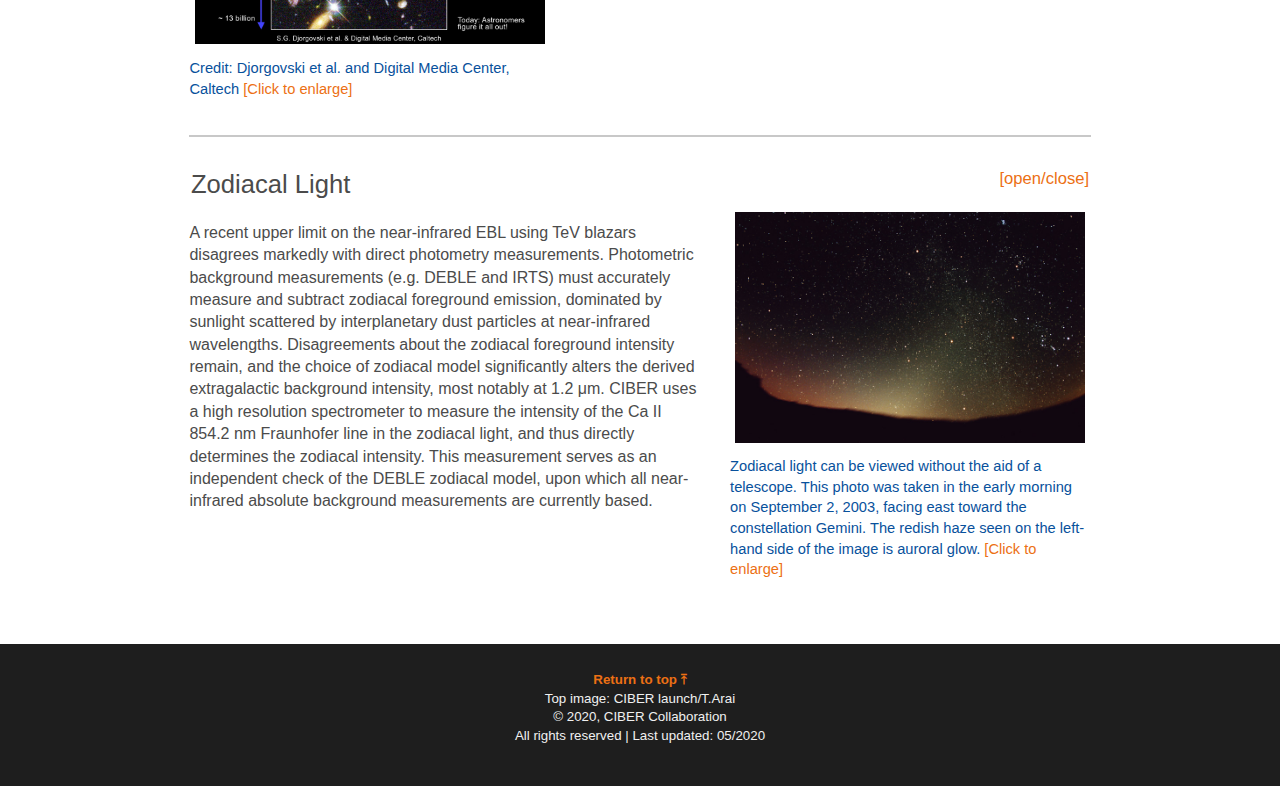
<file: science.html>
<!-- ********************************************************************-->
<!-- ********************************************************************-->
<!-- ALL COMMENTS ARE IN CAPS -->
<!-- ********************************************************************-->
<!-- ********************************************************************-->
<!doctype html>
<!-- WORKAROUND FOR OLD UNSUPPORTED BROWSERS -->
<!--[if lt IE 7]> <html class="ie6 oldie"> <![endif]-->
<!--[if IE 7]>    <html class="ie7 oldie"> <![endif]-->
<!--[if IE 8]>    <html class="ie8 oldie"> <![endif]-->
<!--[if gt IE 8]><!-->
<html class="">
<!--<![endif]-->


<!-- WEBSITE HEAD-->
<head>
<meta charset="UTF-8">
<meta name="viewport" content="width=device-width, initial-scale=1">
<title>The Cosmic Infrared Background ExpeRiment</title>

<!-- INCLUDE CSS FILES-->
<link href="css/boilerplate.css" rel="stylesheet" type="text/css"> <!-- boilerplate template to fixed cross browser issues -->
<link href="css/normalize.css" rel="stylesheet" type="text/css"> <!-- boilerplate template -->
<link href="css/master_style.css" rel="stylesheet" type="text/css"> <!-- GLOBAL STYLE -->
<link href="css/menu.css" rel="stylesheet" type="text/css"> <!-- MENU STYLE -->
<link href="css/header.css" rel="stylesheet" type="text/css"> <!-- HEADER STYLE -->
<link href="css/main_text.css" rel="stylesheet" type="text/css"> <!-- MAIN TEXT STYLE -->
<link href="css/footer.css" rel="stylesheet" type="text/css"> <!-- FOOTER STYLE --> 
<noscript>
	<style>
		.accordion_content { display:block; }
	</style>
</noscript>
</head> <!-- END WEBSITE HEAD -->

<!-- WEBSITE CONTENT STARTS HERE -->
<body>

<!-- ********************************************************************-->
<!-- ********************************************************************-->
<!-- MENU BAR -->
<div class="menu_wrapper" id="menu_wrapper">
	<div id="menu" class="menu_bar">	
		<a href="javascript:void(0);" style="font-size:17pt;" class="icon" onclick="openMenu()">&#9776;</a>
		<a href="index.html">Home</span></a>
		<a href="science.html">
			<span class="underline">Science</span>
		</a>
		<a href="instruments.html">Instruments</a>	
		<a href="team.html">The Team</a>
		<a href="media.html">Media</a>
		<a href="publications.html">Publications</a>
	</div>
</div>

<!-- IF JAVASCRIPT IS TURNED OFF, REPLACE THE RESPONSIVE MENU WITH A SIMPLE TOP MENU -->
<noscript>
	<div class="menu_wrapper_no_script" id="menu_wrapper">
		<div id="menu" class="menu_bar_no_script">	
			<a href="index.html">Home</span></a>
			<a href="science.html">
				<span class="underline">Science</span>
			</a>
			<a href="instruments.html">Instruments</a>
			<a href="team.html">The Team</a>
			<a href="media.html">Media</a>
			<a href="publications.html">Publications</a>
		</div>
	</div>
</noscript>

<!-- ********************************************************************-->
<!-- ********************************************************************-->
<!-- MAIN CONTENT -->
<!-- HEADER -->
<div class="header_image">
</div>
<div class="header_wrapper">
	<div id="header" class="header">
		<h1><center>CIBER & CIBER-2</center></h1>
		<h2><center>Exploring the Cosmos from the Infrared Window</center></h2>
	</div>
</div>
<!-- ------------------------- -->
<!-- ------------------------- -->
<!-- TEXT -->
<div class="main_text_background">
	<div class="main_text_wrapper">

		<!-- *************************************************** -->
		<!-- ----------------------- EBL ----------------------- -->
		<!-- *************************************************** -->
		<button class="accordion">The Extragalactic Background Light</button>
		<div class="accordion_content">
			<div id="main_text" class="text_full_width">
				<p>The Cosmic Infrared Background ExpeRiment (CIBER) was a rocket-borne instrument that probed the absolute spectrum and spatial anisotropy of the extragalactic Infrared Background (EBL) in a search for signatures from first-light galaxies. Ionizing sources at high redshift (8 < z < 15) generically imprint a distinctive Lyman-cutoff feature and a unique spatial anisotropy signature to the EBL, both of which may be detectable in a short rocket flight. CIBER consisted of a two-color wide-field imager to probe first-light galaxy EBL anisotropies; a high-resolution narrow-band spectrometer to determine the absolute zodiacal foreground brightness using the reflected intensity of the 854.2 nm Ca II Fraunhofer line; and a low-resolution absolute near-infrared spectrometer to search for a redshifted Lyman limit feature in the spectral region between 0.8 - 2.0 &mu;m.</p>
			
				<div id="image_module_1" class="image_wrapper_right">
					<img src="images/extragalacticbackground.jpg" alt="EBL plot" class="image">
					</img><br>
					CIBER will answer three main questions: Is the background reported by IRTS real? If the IRTS reported background is not real, then is there a detectable diffuse extragalactic background from the first stars? And, is there a Lyman cutoff feature around 1 &mu;m? <a href="images/extragalacticbackground.jpg" alt="Link to higher resolution">[Click to enlarge]</a>
				</div>
				
				<p>CIBER conducted a pioneering search for EBL anisotropies, and was specifically designed to measure fluctuations at wavelengths and spatial scales where a putative first-light galaxy signal could be best detected and discriminated from foregrounds. No current experiment, such as Spitzer or Akari (formerly ASTRO-F), covers these large angular scales or measures in these key wavelength bands. CIBER will be able to either confirm or refute the recent detection of EBL anisotropies in Spitzer IRAC at 3.6 &mu;m and Akari at 2.4 &mu;m, ascribed to infrared emission from clustered first-light galaxies.</p>
				
				<p>The spatial power spectrum of first-light galaxy fluctuations, determined by the dark matter distribution at z ~ 8, peaks at an angular scale of 10 arcmin, and differs significantly from the clustering of "local" z = 1- 3 galaxies. By virtue of its field of view, CIBER covered the most important, and virtually unexplored, large angular scales for probing first-light galaxy fluctuations.</p>
				
				<p>Comparison of the EBL brightness reported by DIRBE, IRTS and HST provides indirect evidence of a significant change in background intensity between 0.8 and 1.25 &mu;m. This apparent drop in the EBL brightness coincides with the red-shifted Ly-cutoff feature from first-light galaxy formation. CIBER will survey the spectrally unexplored 0.8 - 2.0 &mu;m region with the low-resolution absolute spectrometer to search for such a feature.</p>
			</div>
		</div>
		<!-- ------------------------- -->
		<div class="hr_wrapper">
			<hr>
		</div>
		<!-- ------------------------- -->

		<!-- *************************************************** -->
		<!-- ----------------------- EOR ----------------------- -->
		<!-- *************************************************** -->
		<button class="accordion">Reionization and Large Scale Structure Formation</button>
		<div class="accordion_content" style="display:block;">
			<div id="main_text_2" class="text_full_width">
				<div id="image_module_2" class="image_wrapper">
					<img src="images/reionization_Djorgovski.jpg" alt="Epoch of Reionization schematics" class="image">
					</img><br>
					Credit: Djorgovski et al. and Digital Media Center, Caltech <a href="images/reionization_Djorgovski.jpg" alt="Link to higher resolution version">[Click to enlarge]</a>
				</div>
				<p>The epoch of reionization was the era during which the first population of stars in the Universe, seeded by the same over-densities visible in the cosmic microwave background radiation, ionized the neutral hydrogen then ubiquitously present in the Universe. The epoch of reionization is at the forefront of current cosmological research, and what little is known about it suggests it was virtually complete at the earliest times we are able to probe with today's best optical instruments. The details of the process, such as when it began, how long it took, and what class of sources produced it, are not known. The image to the left shows our current understanding of the process of reionization, which began roughly 500 million years after the big bang and was complete about 500 million years later. A promising way to study the epoch of reionization is using the fluctuations it causes in the infra-red background.</p>
				
			</div>
		</div>
		
		<!-- ------------------------- -->
		<div class="hr_wrapper">
			<hr>
		</div>
		<!-- ------------------------- -->
		
		<!-- *************************************************** -->
		<!-- ------------------------ ZL ----------------------- -->
		<!-- *************************************************** -->
		<button class="accordion">Zodiacal Light</button>
		<div class="accordion_content" style="display:block;">
			<div id="main_text_3" class="text_full_width">
				<div id="image_module_3" class="image_wrapper_right">
					<img src="images/zodiacal_light.jpg" alt="Photo of Zodiacal light at night" class="image">
					</img><br>
					Zodiacal light can be viewed without the aid of a telescope. This photo was taken in the early morning on September 2, 2003, facing east toward the constellation Gemini. The redish haze seen on the left-hand side of the image is auroral glow. <a href="images/zodiacal_light.jpg" alt="Link to higher resolution version">[Click to enlarge]</a>
				</div>
				<p>A recent upper limit on the near-infrared EBL using TeV blazars disagrees markedly with direct photometry measurements. Photometric background measurements (e.g. DEBLE and IRTS) must accurately measure and subtract zodiacal foreground emission, dominated by sunlight scattered by interplanetary dust particles at near-infrared wavelengths. Disagreements about the zodiacal foreground intensity remain, and the choice of zodiacal model significantly alters the derived extragalactic background intensity, most notably at 1.2 &mu;m. CIBER uses a high resolution spectrometer to measure the intensity of the Ca II 854.2 nm Fraunhofer line in the zodiacal light, and thus directly determines the zodiacal intensity. This measurement serves as an independent check of the DEBLE zodiacal model, upon which all near-infrared absolute background measurements are currently based.</p>
			</div>
		</div>
		
		<br>
		<br>
		
		
	</div>
</div>
<!-- ------------------------- -->
<!-- ------------------------- -->
<!-- FOOTER -->
<div class="footer_wrapper">
	<div class="footer">
		<a href="#top"  class="link" alt="return to top">
		<b>Return to top &UpArrowBar;</b>
		</a><br>
		Top image: CIBER launch/T.Arai<br>
		&copy; 2020, CIBER Collaboration<br>
		All rights reserved | Last updated: 05/2020<br>
	</div>
</div>

<!-- ********************************************************************-->
<!-- ********************************************************************-->
<!-- SCRIPTS -->
<script src="js/openMenu.js"></script>
<script src="js/accordionResponse.js"></script>

<!-- ********************************************************************-->
<!-- ********************************************************************-->

</body> <!-- WEBSITE CONTENT ENDS -->
</html>
</file>
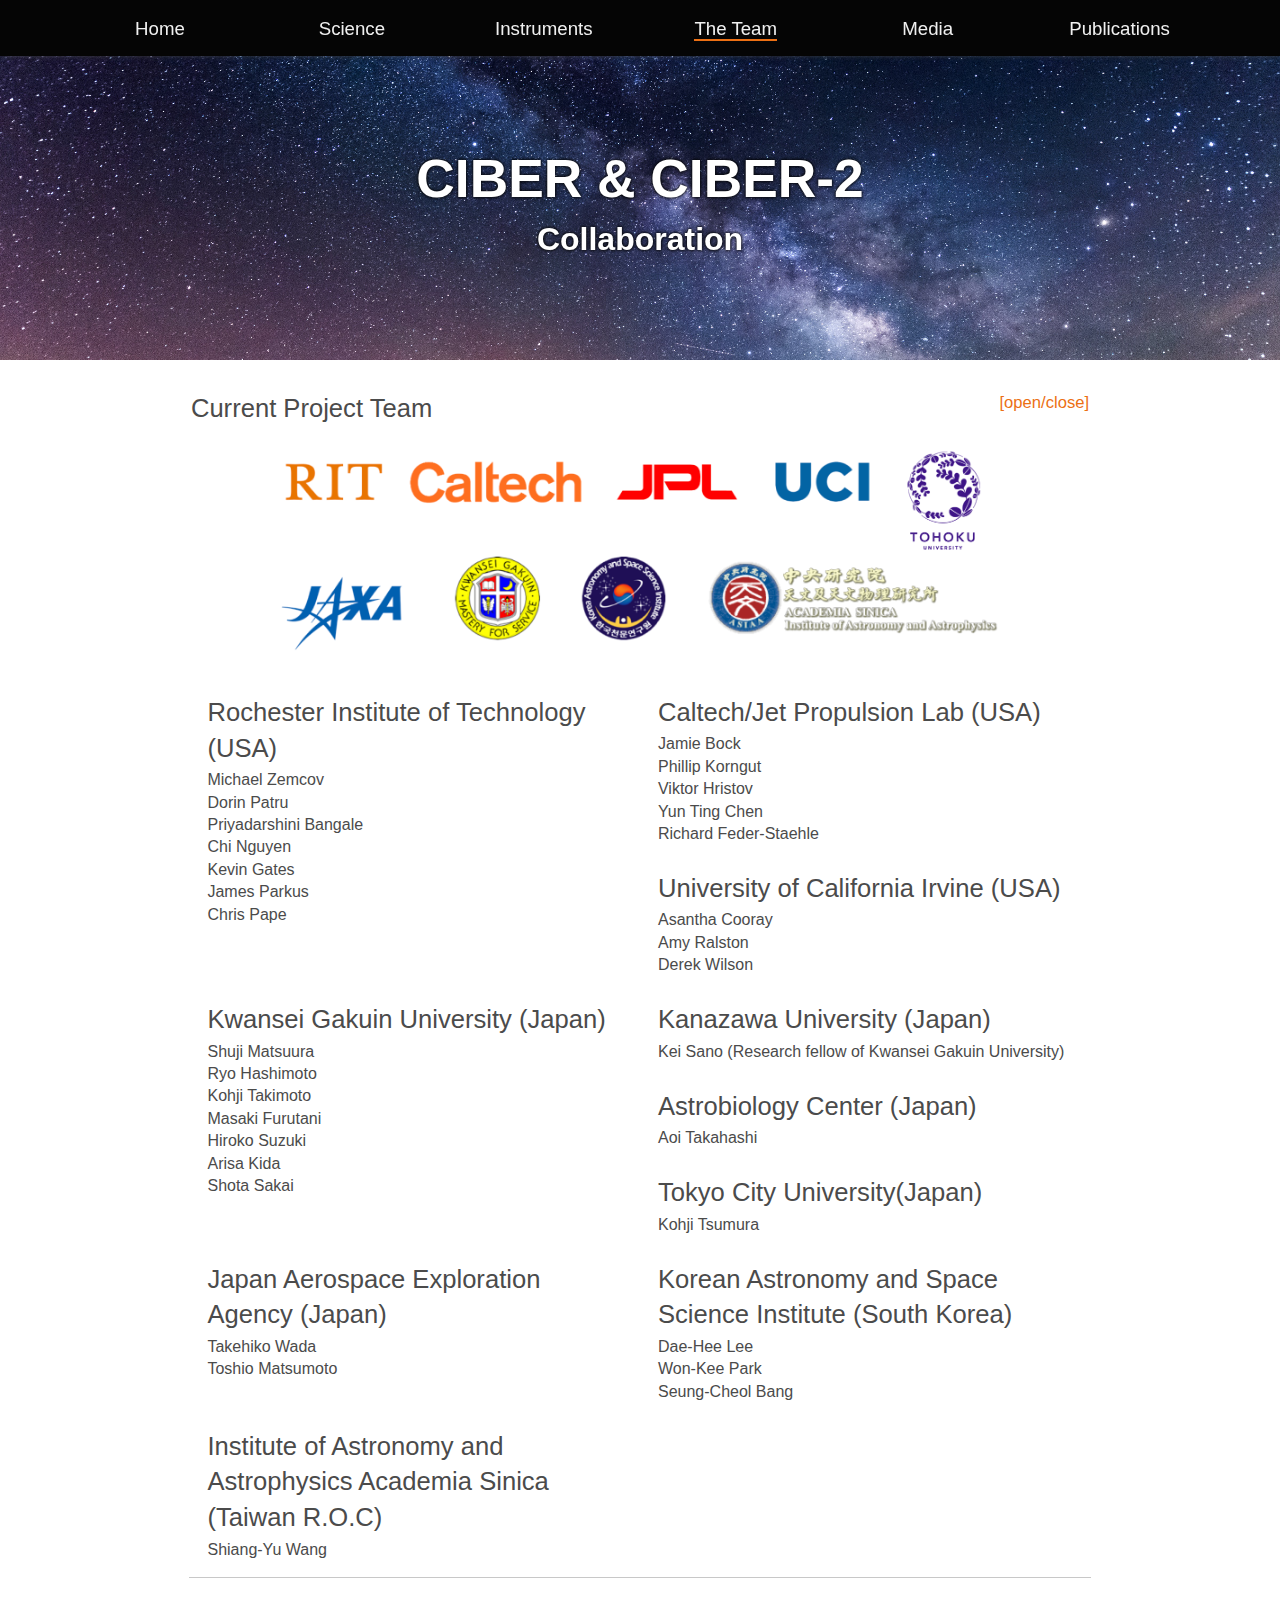
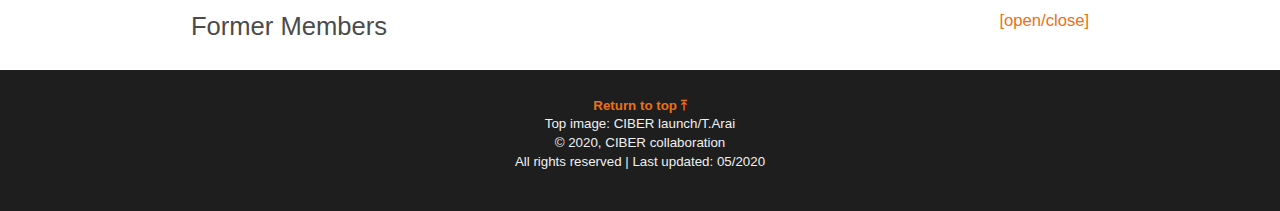
<file: team.html>
<!-- ********************************************************************-->
<!-- ********************************************************************-->
<!-- ALL COMMENTS ARE IN CAPS -->
<!-- ********************************************************************-->
<!-- ********************************************************************-->
<!doctype html>
<!-- WORKAROUND FOR OLD UNSUPPORTED BROWSERS -->
<!--[if lt IE 7]> <html class="ie6 oldie"> <![endif]-->
<!--[if IE 7]>    <html class="ie7 oldie"> <![endif]-->
<!--[if IE 8]>    <html class="ie8 oldie"> <![endif]-->
<!--[if gt IE 8]><!-->
<html class="">
<!--<![endif]-->


<!-- WEBSITE HEAD-->
<head>
<meta charset="UTF-8">
<meta name="viewport" content="width=device-width, initial-scale=1">
<title>The Cosmic Infrared Background ExpeRiment</title>

<!-- INCLUDE CSS FILES-->
<link href="css/boilerplate.css" rel="stylesheet" type="text/css"> <!-- boilerplate template to fixed cross browser issues -->
<link href="css/normalize.css" rel="stylesheet" type="text/css"> <!-- boilerplate template -->
<link href="css/master_style.css" rel="stylesheet" type="text/css"> <!-- GLOBAL STYLE -->
<link href="css/menu.css" rel="stylesheet" type="text/css"> <!-- MENU STYLE -->
<link href="css/header.css" rel="stylesheet" type="text/css"> <!-- HEADER STYLE -->
<link href="css/main_text.css" rel="stylesheet" type="text/css"> <!-- MAIN TEXT STYLE -->
<link href="css/footer.css" rel="stylesheet" type="text/css"> <!-- FOOTER STYLE --> 
<noscript>
	<style>
		.accordion_content { display:block; }
	</style>
</noscript>
</head> <!-- END WEBSITE HEAD -->

<!-- WEBSITE CONTENT STARTS HERE -->
<body>

<!-- ********************************************************************-->
<!-- ********************************************************************-->
<!-- MENU BAR -->
<div class="menu_wrapper" id="menu_wrapper">
	<div id="menu" class="menu_bar">	
		<a href="javascript:void(0);" style="font-size:17pt;" class="icon" onclick="openMenu()">&#9776;</a>
		<a href="index.html">Home</span></a>
		<a href="science.html">Science</a>
		<a href="instruments.html">Instruments</a>	
		<a href="team.html">
			<span class="underline">The Team</span>
		</a>
		<a href="media.html">Media</a>
		<a href="publications.html">Publications</a>
	</div>
</div>

<!-- IF JAVASCRIPT IS TURNED OFF, REPLACE THE RESPONSIVE MENU WITH A SIMPLE TOP MENU -->
<noscript>
	<div class="menu_wrapper_no_script" id="menu_wrapper">
		<div id="menu" class="menu_bar_no_script">	
			<a href="index.html">Home</span></a>
			<a href="science.html">Science</a>
			<a href="instruments.html">Instruments</a>
			<a href="team.html">
				<span class="underline">The Team</span>
			</a>
			<a href="media.html">Media</a>
			<a href="publications.html">Publications</a>
		</div>
	</div>
</noscript>

<!-- ********************************************************************-->
<!-- ********************************************************************-->
<!-- MAIN CONTENT -->
<!-- HEADER -->
<div class="header_image">
</div>
<div class="header_wrapper">
	<div id="header" class="header">
		<h1><center>CIBER & CIBER-2</center></h1>
		<h2><center>Collaboration</center></h2>
	</div>
</div>
<!-- ------------------------- -->
<!-- ------------------------- -->
<!-- TEXT -->
<div class="main_text_background">
	<!-- SCIENCE -->
	<div class="main_text_wrapper">
	
		<!-- *************************************************** -->
		<!-- --------------------- CURRENT --------------------- -->
		<!-- *************************************************** -->
		<button class="accordion">Current Project Team</button>
		<div class="accordion_content">
			<div id="main_text" class="text_full_width">
				<center>
				<img src="images/logos.png" alt="Institution logos" style="width:80%">
				</img><br>
				</center>
	
				<!-- ---------- RIT ---------- -->
				<div class="side_panel">
					<h3>Rochester Institute of Technology (USA)</h3>
					Michael Zemcov <br>
					Dorin Patru <br>
					Priyadarshini Bangale <br>
					Chi Nguyen <br>
					Kevin Gates <br>
					James Parkus <br>
					Chris Pape <br>
				</div>
				<!-- ------ CALTECH/JPL ------ -->
				<div class="side_panel">
					<h3>Caltech/Jet Propulsion Lab (USA)</h3>
					Jamie Bock <br>
					Phillip Korngut <br>
					Viktor Hristov <br>
					Yun Ting Chen <br>
					Richard Feder-Staehle <br>
				</div>
				<!-- ---------- UCI ---------- -->
				<div class="side_panel">
					<h3>University of California Irvine (USA)</h3>
					Asantha Cooray <br>
					Amy Ralston <br>
					Derek Wilson <br>
				</div>
				<!-- ---------- KGU ---------- -->
				<div class="side_panel">
					<h3>Kwansei Gakuin University (Japan)</h3>
					Shuji Matsuura <br>
					Ryo Hashimoto <br>
					Kohji Takimoto <br>
					Masaki Furutani <br>
					Hiroko Suzuki <br>
					Arisa Kida <br>
					Shota Sakai <br>
				</div>
				<!-- -------- KANAZAWA ------- -->
				<div class="side_panel">
					<h3>Kanazawa University (Japan)</h3>
					Kei Sano (Research fellow of Kwansei Gakuin University) <br>
				</div>
				
				<!-- ------ ASTROBIOLOGY ----- -->
				<div class="side_panel">
					<h3>Astrobiology Center (Japan)</h3>
					Aoi Takahashi
			
				</div>
				<!-- ------- TOKYO CITY ------ -->
				<div class="side_panel">
					<h3>Tokyo City University(Japan)</h3>
					Kohji Tsumura <br>
				</div>
				<!-- ---------- JAXA --------- -->
				<div class="side_panel">
					<h3>Japan Aerospace Exploration Agency (Japan)</h3>
					Takehiko Wada <br>
					Toshio Matsumoto <br>
			
				</div>
				<!-- ---------- KASI --------- -->
				<div class="side_panel">
					<h3>Korean Astronomy and Space Science Institute (South Korea)</h3>
					Dae-Hee Lee <br>
					Won-Kee Park <br> 
					Seung-Cheol Bang <br>
				</div>
				<!-- ---------- AAAS --------- -->
				<div class="side_panel">
					<h3>Institute of Astronomy and Astrophysics Academia Sinica (Taiwan R.O.C)</h3>
					Shiang-Yu Wang <br>
				</div>
			
			</div>
		</div>
		<!-- ------------------------- -->
		<div class="hr_wrapper">
			<hr>
		</div>
		<!-- ------------------------- -->

		<!-- *************************************************** -->
		<!-- ---------------------- FORMER --------------------- -->
		<!-- *************************************************** -->

		<button class="accordion">Former Members</button>
		<div class="accordion_content">
			<div id="main_text_2" class="text_full_width">

				<!-- ---------- RIT ---------- -->
				<div class="side_panel">
					<h3>Rochester Institute of Technology (USA)</h3>
					Amalachukwu Anene <br>
					Matthew Delfavero <br>
					Ambar deSantiago <br>
					Keegan Evans <br>
					Hazel Goleman <br>
					Neil Guertin <br>
					John Hill <br>
					Poppy Immel <br>
					Kevin Kruse <br>
					Philip Linden <br>
					Jared Loewenthal <br>
					Michael Mahon <br>
					Jeffrey Maggio <br>
					Jodi-Ann Morgan <br>
					Mark Peryer <br>
					Sean Semper <br>
					Benjamin Stewart <br>
					Isaac Witlin <br>

				</div>
				<!-- ------ CALTECH/JPL ------ -->
				<div class="side_panel">
					<h3>Caltech/Jet Propulsion Lab (USA)</h3>
					John Battle <br>
					Alicia Lanz (Carnegie Observatory) <br>
					Lunjun Liu <br>
					Peter Mason <br>
					Gael Roudier <br>
				</div>
				<!-- ---------- UCI ---------- -->
				<div class="side_panel">
					<h3>University of California Irvine (USA)</h3>
					Yan Gong <br>
					Ketron Mitchell-Wynne
				</div>
				<!-- ---------- KGU ---------- -->
				<div class="side_panel">
					<h3>Kwansei Gakuin University (Japan)</h3>
					Yasuhiro Yamada <br>
					Kenta Danbayashi <br>
					Tomoya Kojima <br>
					Ryo Ohta <br>
				</div>
				<!-- ---------- NAOJ --------- -->
				<div class="side_panel">
					<h3>National Astrophysical Observatory of Japan (Japan)</h3>
					Mai Shirahata <br>
				</div>
				<!-- ---------- JAXA --------- -->
				<div class="side_panel">
					<h3>Japan Aerospace Exploration Agency (Japan)</h3>
					Toshiaki Arai (The University of Tokyo) <br>
					Yosuke Onishi (Tokyo Institute of Technology)
<br>
			
				</div>
				<!-- ---------- SNU ---------- -->
				<div class="side_panel">
					<h3>Seoul National University (South Korea)</h3>
					Min-Gyu Kim <br>
				</div>
				<!-- ---------- KASI --------- -->
				<div class="side_panel">
					<h3>Korean Astronomy and Space Science Institute (South Korea)</h3>
					Uk-Won Nam <br>
				</div>
				<!-- ---------- LANL --------- -->
				<div class="side_panel">
					<h3>Los Alamos National Laboratory</h3>
					Joseph Smidt <br>
				</div>
			</div>
		</div>
				
		<br>
		<br>
		
		
	</div>
</div>
<!-- ------------------------- -->
<!-- ------------------------- -->
<!-- FOOTER -->
<div class="footer_wrapper">
	<div class="footer">
		<a href="#top"  class="link" alt="return to top">
		<b>Return to top &UpArrowBar;</b>
		</a><br>
		Top image: CIBER launch/T.Arai<br>
		&copy; 2020, CIBER collaboration<br>
		All rights reserved | Last updated: 05/2020<br>
	</div>
</div>

<!-- ********************************************************************-->
<!-- ********************************************************************-->
<!-- SCRIPTS -->
<script src="js/openMenu.js"></script>
<script src="js/accordionResponse.js"></script>

<!-- ********************************************************************-->
<!-- ********************************************************************-->

</body> <!-- WEBSITE CONTENT ENDS -->
</html>
</file>
<file: css/boilerplate.css>
/*! HTML5 Boilerplate v5.3.0 | MIT License | https://html5boilerplate.com/ */

/*
 * What follows is the result of much research on cross-browser styling.
 * Credit left inline and big thanks to Nicolas Gallagher, Jonathan Neal,
 * Kroc Camen, and the H5BP dev community and team.
 */

/* LICENSE INFORMATION
Copyright (c) HTML5 Boilerplate

Permission is hereby granted, free of charge, to any person obtaining a copy of
this software and associated documentation files (the "Software"), to deal in
the Software without restriction, including without limitation the rights to
use, copy, modify, merge, publish, distribute, sublicense, and/or sell copies
of the Software, and to permit persons to whom the Software is furnished to do
so, subject to the following conditions:

The above copyright notice and this permission notice shall be included in all
copies or substantial portions of the Software.

THE SOFTWARE IS PROVIDED "AS IS", WITHOUT WARRANTY OF ANY KIND, EXPRESS OR
IMPLIED, INCLUDING BUT NOT LIMITED TO THE WARRANTIES OF MERCHANTABILITY,
FITNESS FOR A PARTICULAR PURPOSE AND NONINFRINGEMENT. IN NO EVENT SHALL THE
AUTHORS OR COPYRIGHT HOLDERS BE LIABLE FOR ANY CLAIM, DAMAGES OR OTHER
LIABILITY, WHETHER IN AN ACTION OF CONTRACT, TORT OR OTHERWISE, ARISING FROM,
OUT OF OR IN CONNECTION WITH THE SOFTWARE OR THE USE OR OTHER DEALINGS IN THE
SOFTWARE.
*/

/* ==========================================================================
   Base styles: opinionated defaults
   ========================================================================== */

html {
    color: #222;
    font-size: 1em;
    line-height: 1.4;
}

/*
 * Remove text-shadow in selection highlight:
 * https://twitter.com/miketaylr/status/12228805301
 *
 * These selection rule sets have to be separate.
 * Customize the background color to match your design.
 */

::-moz-selection {
    background: #b3d4fc;
    text-shadow: none;
}

::selection {
    background: #b3d4fc;
    text-shadow: none;
}

/*
 * A better looking default horizontal rule
 */

hr {
    display: block;
    height: 1px;
    border: 0;
    border-top: 1px solid #ccc;
    margin: 1em 0;
    padding: 0;
}

/*
 * Remove the gap between audio, canvas, iframes,
 * images, videos and the bottom of their containers:
 * https://github.com/h5bp/html5-boilerplate/issues/440
 */

audio,
canvas,
iframe,
img,
svg,
video {
    vertical-align: middle;
}

/*
 * Remove default fieldset styles.
 */

fieldset {
    border: 0;
    margin: 0;
    padding: 0;
}

/*
 * Allow only vertical resizing of textareas.
 */

textarea {
    resize: vertical;
}

/* ==========================================================================
   Browser Upgrade Prompt
   ========================================================================== */

.browserupgrade {
    margin: 0.2em 0;
    background: #ccc;
    color: #000;
    padding: 0.2em 0;
}

/* ==========================================================================
   Author's custom styles
   ========================================================================== */

















/* ==========================================================================
   Helper classes
   ========================================================================== */

/*
 * Hide visually and from screen readers
 */

.hidden {
    display: none !important;
}

/*
 * Hide only visually, but have it available for screen readers:
 * http://snook.ca/archives/html_and_css/hiding-content-for-accessibility
 */

.visuallyhidden {
    border: 0;
    clip: rect(0 0 0 0);
    height: 1px;
    margin: -1px;
    overflow: hidden;
    padding: 0;
    position: absolute;
    width: 1px;
}

/*
 * Extends the .visuallyhidden class to allow the element
 * to be focusable when navigated to via the keyboard:
 * https://www.drupal.org/node/897638
 */

.visuallyhidden.focusable:active,
.visuallyhidden.focusable:focus {
    clip: auto;
    height: auto;
    margin: 0;
    overflow: visible;
    position: static;
    width: auto;
}

/*
 * Hide visually and from screen readers, but maintain layout
 */

.invisible {
    visibility: hidden;
}

/*
 * Clearfix: contain floats
 *
 * For modern browsers
 * 1. The space content is one way to avoid an Opera bug when the
 *    `contenteditable` attribute is included anywhere else in the document.
 *    Otherwise it causes space to appear at the top and bottom of elements
 *    that receive the `clearfix` class.
 * 2. The use of `table` rather than `block` is only necessary if using
 *    `:before` to contain the top-margins of child elements.
 */

.clearfix:before,
.clearfix:after {
    content: " "; /* 1 */
    display: table; /* 2 */
}

.clearfix:after {
    clear: both;
}

/* ==========================================================================
   EXAMPLE Media Queries for Responsive Design.
   These examples override the primary ('mobile first') styles.
   Modify as content requires.
   ========================================================================== */

@media only screen and (min-width: 35em) {
    /* Style adjustments for viewports that meet the condition */
}

@media print,
       (-webkit-min-device-pixel-ratio: 1.25),
       (min-resolution: 1.25dppx),
       (min-resolution: 120dpi) {
    /* Style adjustments for high resolution devices */
}

/* ==========================================================================
   Print styles.
   Inlined to avoid the additional HTTP request:
   http://www.phpied.com/delay-loading-your-print-css/
   ========================================================================== */

@media print {
    *,
    *:before,
    *:after,
    *:first-letter,
    *:first-line {
        background: transparent !important;
        color: #000 !important; /* Black prints faster:
                                   http://www.sanbeiji.com/archives/953 */
        box-shadow: none !important;
        text-shadow: none !important;
    }

    a,
    a:visited {
        text-decoration: underline;
    }

    a[href]:after {
        content: " (" attr(href) ")";
    }

    abbr[title]:after {
        content: " (" attr(title) ")";
    }

    /*
     * Don't show links that are fragment identifiers,
     * or use the `javascript:` pseudo protocol
     */

    a[href^="#"]:after,
    a[href^="javascript:"]:after {
        content: "";
    }

    pre,
    blockquote {
        border: 1px solid #999;
        page-break-inside: avoid;
    }

    /*
     * Printing Tables:
     * http://css-discuss.incutio.com/wiki/Printing_Tables
     */

    thead {
        display: table-header-group;
    }

    tr,
    img {
        page-break-inside: avoid;
    }

    img {
        max-width: 100% !important;
    }

    p,
    h2,
    h3 {
        orphans: 3;
        widows: 3;
    }

    h2,
    h3 {
        page-break-after: avoid;
    }
}
</file>
<file: css/master_style.css>
@charset "UTF-8";
/* Simple fluid media
   Note: Fluid media requires that you remove the media's height and width attributes from the HTML
   http://www.alistapart.com/articles/fluid-images/ 
*/
img, object, embed, video {
	max-width: 100%;
}

/* IE 6 does not support max-width so default to width 100% */
.ie6 img {
	width:100%;
}

.fluid {
	clear: both;
	margin-left: 0;
	width: 100%;
	float: left;
	display: block;
}

.fluidList {
    list-style:none;
    list-style-image:none;
    margin:0;
    padding:0;        
}

/* ===================================================*/
/* GLOBAL SETTING */
/* ===================================================*/
body {
	background: black;
	background: rgba(30, 30, 30, 1);
	
	min-width: 240px;
	
	font-family: Helvetica, Arial, sans-serif;
	color: rgba(75, 75, 75, 1);
	display: block;
}

/*white transparent background setting is in menu.css*/

a:link {
	color: rgba(236,112,20, 1);
	text-decoration: none;
}
a:visited {
	color: rgba(236,112,20, 1);
}
a:hover {
	color: rgba(29,145,220, 1);
	text-decoration: underline;
}
a:focus, a:active {
	color: rgba(29,145,220, 1);
}

hr {
	background: rgba(200,200,200,1); 
	border-style: none;
	
	position: relative;
	clear: none;
	float: none;
	margin-left: auto;
	margin-right: auto;
	
	height: 1pt;
	width: 80%;
	max-width: 1368px;
	
	display: block;
}

.hr_wrapper {
	background: rgba(0,0,0,0);
	clear: none;
	float: left;
	margin-bottom: 15pt;
	
	height: 3pt;
	width: 100%;
}

h1 {
	margin-bottom: 5pt;
	
	font-size: 100%;
	font-weight: 600;
	font-family: Trebuchet MS, Helvetica, sa3}

h2 {
	margin-top: -5pt;
	
	font-size: 60%;
	font-weight: 600;
	font-family: Trebuchet MS, Helvetica, sans-serif; 
	/*font-variant: small-caps;*/
}

h3 {
	margin-bottom: 2pt;
	
	font-size: 160%;
	font-weight: 400;
}

.underline{
	color: rgba(240,240,240,1);
	border-bottom: 2px solid rgba(236,112,20,1);
	
}
/* ===================================================*/
/* END MASTER STYLE */
/* ===================================================*/
</file>
<file: css/menu.css>
/* ===================================================*/
/* SMALL MOBILE: up to 640px*/
/* ===================================================*/
	/* ===============================================*/
	/* MENU BAR */
	/* ===============================================*/
	.menu_wrapper {
		background: rgba(5, 5, 5, 1);
		position: fixed;
		clear: none;
		float: left;

		z-index: 1000;
			
		width: 100%;
		min-width: 240px;

		box-shadow: 0px 0px 5px rgba(70,70,70, 0.8);
		overflow: hidden;
	}

	.menu_bar {
		height: 100%;
  		overflow: hidden;
	}

	.menu_bar a {
  		float: left;

		height: 23pt;
		padding-top: 8pt; 
		padding-left: 10pt;
		padding-right: 10pt;
		

  		color: rgba(240,240,240,1);
  		text-align: center;
  		text-decoration: none;
		vertical-align: middle;
  		font-size: 11pt;

		display: block;
	}

	.menu_bar a:hover {
  		background-color: rgba(236,112,20,1);
	}

	.menu_bar .icon {
		margin-top: -5pt;
		
		width: 100%;
		padding-bottom: 5pt;
		
		text-align: left;
		display: none;
	}

	.menu_bar a.icon:hover {
		background-color: rgba(236,112,20,0);
	}

@media screen and (max-width: 640px) {
  	.menu_bar a:not(:first-child) {display: none;}
  	.menu_bar a.icon {
  	 	float: left;
    		display: block;
  	}
}

@media screen and (max-width: 640px) {
  	.menu_bar.responsive {position: relative;}
  	.menu_bar.responsive .icon {
    		position: relative;
		clear: none;
		float: left;
		
		width: 100%;
		padding-bottom: 5pt;
	}
  	.menu_bar.responsive a {
    		float: left;
		width: 100%;
    		display: block;
    		text-align: left;
  	}

	.menu_bar.responsive a.icon:hover {
		background-color: rgba(236,112,20,0);
	}

}


/* ===================================================*/
/* TABLET: 641px to 767px*/
/* ===================================================*/
@media screen and (min-width: 641px) {
	.menu_bar a {
		float: left;

		margin-left: auto;
		margin-right: auto;

		width: 16.66%;
		height: 28pt;
		padding-left: 0pt;
		padding-right: 0pt;
		padding-top: 11pt;

		font-size: 12pt;
	}
}

/* END TABLET FORMAT */


/* ===================================================*/
/* DESKTOP: 768px AND ABOVE */
/* ===================================================*/
@media screen and (min-width: 768px) {
	.menu_bar {
		clear: none;
		float: none;
		
		margin-left: auto;
		margin-right: auto;

		width: 90%;
		max-width: 1368px;
	}
	
	.menu_bar a {
		height: 30pt;
		padding-top: 12pt;

		font-size: 14pt;
	}
}


	/* ===================================================*/
	/* IF JAVASCRIPT IS OFF */
	/* ===================================================*/
/* ===================================================*/
/* SMALL MOBILE: up to 640px*/
/* ===================================================*/
	.menu_wrapper_no_script {
		background: rgba(5, 5, 5, 1);
		position: fixed;
		clear: none;
		float: left;

		z-index: 1001;

		width: 100%;
		
		min-width: 240px;

		box-shadow: 0px 0px 5px rgba(70,70,70, 0.8);
		overflow: hidden;
	}

	.menu_bar_no_script {
		height: 100%;
  		overflow: hidden;
	}

	.menu_bar_no_script a {
  		float: left;

		height: 18pt;
		padding-top: 3pt; 
		width: 50%;

  		color: rgba(240,240,240,1);
  		text-align: center;
  		text-decoration: none;
		vertical-align: middle;
  		font-size: 11pt;

		display: block;
	}

	.menu_bar_no_script a:hover {
  		background-color: rgba(60,180,196,1);
	}

/* ===================================================*/
/* TABLET: 641px to 767px*/
/* ===================================================*/
@media screen and (min-width: 641px) {
	.menu_wrapper_no_script {
		height: 
	}
	.menu_bar_no_script a {
		float: left;
		
		z-index: 999;

		margin-left: auto;
		margin-right: auto;

		width: 16.66%;
		height: 28pt;
		padding-left: 0pt;
		padding-right: 0pt;
		padding-top: 11pt;

		font-size: 12pt;
	}
}

/* END TABLET FORMAT */


/* ===================================================*/
/* DESKTOP: 768px AND ABOVE */
/* ===================================================*/
@media screen and (min-width: 768px) {
	.menu_bar_no_script {
		clear: none;
		float: none;
		
		margin-left: auto;
		margin-right: auto;

		width: 90%;
		max-width: 1368px;
	}
	
	.menu_bar_no_script a {
		height: 30pt;
		padding-top: 12pt;

		font-size: 14pt;
	}
}


/* ===================================================*/
/* END MENU STYLE */
/* ===================================================*/
</file>
<file: css/header.css>
/* ===================================================*/
/* SMALL MOBILE: up to 640px*/
/* ===================================================*/
	/* ===============================================*/
	/* HEADER */
	/* ===============================================*/	
	.header_image {
		background-image: url("../images/CIBER_banner_small.jpg");
		background-size: cover;
		background-repeat: no-repeat;
		background-position: center;
		background-color: rgba(0,0,0,1);
		
		position: fixed;
		clear: none;
		float: left;
		
		width: 100%;
		height: 160pt;
		min-width: 240px;
		display: block;
	}
	
	.header_wrapper {		
		position: relative;
		clear: none;
		float: left;
		width: 100%;
		min-width: 240px;
		display: block;
		z-index: 1;
	}
	
	.header_wrapper .header {
		position: relative;
		clear: none;
		float: none;
		
		margin-left: auto;
		margin-right: auto;
		
		width: 100%;
		height: 105pt;
		padding-top: 55pt;
				
		font-size: 23pt;
		text-shadow: -1px 0 3px rgba(10,10,10,0.5), 0 1px 3px rgba(10,10,10,0.5), 1px 0 3px rgba(10,10,10,0.5), 0 -1px 3px rgba(10,10,10,0.5);
		color: rgba(256,256,256,1);
		text-align: center;
		vertical-align: middle;
		
	}
/* ===================================================*/
/* TABLET: 641px to 767px*/
/* ===================================================*/
@media only screen and (min-width: 641px) {
	.header_image {
		background-image: url("../images/CIBER_banner_medium.jpg");
		height: 200pt;
	}
	.header_wrapper .header {
		
		width: 100%;
		height: 150pt;
		padding-top: 50pt;
		
		font-size: 35pt;
	}
} /* END TABLET FORMAT */


/* ===================================================*/
/* DESKTOP: 768px AND ABOVE */
/* ===================================================*/
@media only screen and (min-width: 768px) {
	.header_image {
		background-image: url("../images/CIBER_banner.jpg");
		height: 270pt;
	}
	.header_wrapper .header {
		
		width: 100%;
		height: 190pt;
		padding-top: 80pt;
		
		font-size: 40pt;
	}
	
} /* END DESKTOP FORMAT */


/* ===================================================*/
/* END HEADER STYLE */
/* ===================================================*/
</file>
<file: css/main_text.css>
/* ===================================================*/
/* SMALL MOBILE: up to 640px*/
/* ===================================================*/
	/* ===============================================*/
	/* MAIN TEXT */
	/* ===============================================*/	
	.main_text_background {
		background: rgba(256, 256, 256, 1);
		position: relative;
		clear: none;
		float: left;
		margin-left: auto;
		margin-right: auto;
		
		width: 100%;
		min-width: 240px;
		padding-top: 5pt;
	}
	
	.main_text_wrapper {
		position: relative;
		clear: none;
		float: left;
		margin-left: auto;
		margin-right: auto;
		
		width: 88%;
		padding-left: 6%;
		padding-right: 6%;
		min-width: 230px;
		
		font-weight: 400;
		
		display: block;
	}
	
	.text_full_width {
		position: relative;
		clear: none;
		float: none;
		margin-left: auto;
		margin-right: auto;
		
		overflow: auto;
		overflow-wrap: break-word;
		
		width: 100%;
		
		font-size: 11pt;
		vertical-align: middle;
		
		display: block;
	}
	
	.image_wrapper {
		position: relative;
		clear: none;
		float: none;
		
		margin-top: 5pt;
		margin-bottom: 5pt;
		width: 100%;

		padding-bottom: 10pt;
		
		font-size: 10.5pt;
		text-align: left;
		
		color: rgba(8,81,156,1);
	}
	
	.image_wrapper_right {
		position: relative;
		clear: none;
		float: none;
		
		margin-top: 5pt;
		margin-bottom: 5pt;
		width: 100%;
		
		padding-bottom: 10pt;

		font-size: 10.5pt;
		text-align: left;
		
		color: rgba(8,81,156,1);
	}
	
	.image_wrapper_center {
		position: relative;
		clear: none;
		float: none;
		
		margin-top: 5pt;
		margin-bottom: 5pt;
		margin-left: 5%;
		margin-right: 5%;
		width: 90%;
		
		padding-bottom: 10pt;

		font-size: 10.5pt;
		text-align: left;
		
		color: rgba(8,81,156,1);
	}

	.image {
		position: relative;
		clear: none;
		float: none;
		
		margin-left: auto;
		margin-right: auto;
		margin-bottom: -5pt;
		
		width: 65%;
		
		display: block;
	}
	
	.side_panel {
		position: relative;
		clear: none;
		float: left;
		
		width: 100%;
	}

	.accordion { 
		background-color: rgba(256, 256, 256, 1);
  		cursor: pointer;
		padding-left: 18pt;
		padding-right: 18pt;
		padding-top: 18pt;
		padding-bottom: 2pt;
 
  		width: 100%;
	
  		text-align: left;
  		border: none;
  		outline: none;
  		transition: 0.4s;

		font-size: 160%;
		font-weight: 400;
	}

	.accordion:hover {
  		color: rgba(236,112,20, 1);
	}

	.accordion:after {
  		content: "[open/close]"; /* Unicode character for "plus" sign (+) */
  		font-size: 65%;
		font-weight: 300;
  		color: rgba(236,112,20, 1);
  		float: right;
  		margin-left: 5pt;
	}

	.active:after {
  		content: "[open/close]"; /* Unicode character for "minus" sign (-) */
	}

	.accordion_content {
  		background-color: inherit;
  		overflow: hidden;
		display: none;
	}
	
	table_style,tr,td {
		border: 1.5pt solid rgba(200,200,200,1);
		margin-left: 5%;
		margin-right: 5%;
	 	width: 90%;
	}
	th,td {
		table-layout: fixed;
		width: 10%;
		padding: 2pt;
	}
/* ===================================================*/
/* TABLET: 641px to 767px*/
/* ===================================================*/
@media only screen and (min-width: 641px) {
	.text_full_width {
		font-size: 12pt;
	}
	
	.image_wrapper {
		clear: both;
		float: left;
		width: 45%;
		padding-right: 4%;
		
		font-size: 11pt;
		
		overflow: auto;
	}
	
	.image_wrapper_right {
		clear: both;
		float: right;
		width: 45%;
		padding-left: 3%;
		
		font-size: 11pt;
		
		overflow: auto;
	}
	
	.image_wrapper_center {
		margin-left: 10%;
		margin-right: 10%;
		width: 80%;
		
		font-size: 11pt;
	}
	
	.image {
		width: 100%;
	}
	
	.side_panel {
		width: 46%;
		padding-left: 2%;
		padding-right: 2%;
	}


} /* END TABLET FORMAT */


/* ===================================================*/
/* DESKTOP: 768px AND ABOVE */
/* ===================================================*/
@media only screen and (min-width: 768px) {
	.text_full_width {
		width: 80%;
		margin-left: auto;
		margin-right: auto;
		
		max-width: 1368px;
	}
	
	.image_wrapper {
		width: 40%;
		padding-right: 4.5%;
	}
	
	.image_wrapper_right {
		width: 40%;
		padding-left: 3.5%;
	}
	
	.image_wrapper_center {
		margin-left: 15%;
		margin-right: 15%;
		width: 70%;
	}
	
	.image {
		max-width: 350px;
	}

		
	.accordion { 
		margin-left: 8%;
		margin-right: 8%;
		width: 84%;

	}
	
} /* END DESKTOP FORMAT */


/* ===================================================*/
/* END FOOTER STYLE */
/* ===================================================*/
</file>
<file: css/footer.css>
/* ===================================================*/
/* SMALL MOBILE: up to 640px*/
/* ===================================================*/
	/* ===============================================*/
	/* FOOTER */
	/* ===============================================*/	
	.footer_wrapper {
		position: relative;
		clear: none;
		float: left;
		
		width: 100%;
		min-width: 240px;
		
		font-size: 9pt;
		color: rgba(240, 240, 240, 1);
		font-weight: 400;
		text-align: center;
		vertical-align: middle;
	}
	
	.footer_wrapper .footer {
		position: relative;
		clear: both;
		float: left;
		
		padding-left: 10%;
		padding-right: 10%;
		padding-bottom: 30pt;
		width: 80%;
		
		margin-top: 20pt;
		margin-left: auto;
		margin-right: auto;
		margin-bottom: -20pt;
	}
	
/* ===================================================*/
/* TABLET: 641px to 767px*/
/* ===================================================*/
@media only screen and (min-width: 641px) {
	.footer_wrapper {
		font-size: 10pt;
	}
} /* END TABLET FORMAT */


/* ===================================================*/
/* DESKTOP: 768px AND ABOVE */
/* ===================================================*/
@media only screen and (min-width: 768px) {
	.footer_wrapper {
		clear: none;
		float: none;
		
		margin-left: auto;
		margin-right: auto;
		
		width: 80%;
		max-width: 1368px;
	}
} /* END DESKTOP FORMAT */


/* ===================================================*/
/* END FOOTER STYLE */
/* ===================================================*/
</file>
<file: css/slideshow.css>
/* ===================================================*/
/* SMALL MOBILE: up to 640px*/
/* ===================================================*/

	.slideshow_wrapper {
		position: relative;
		clear: none;
		float: left;
		
		width: 100%;
	}

	/* Slideshow container */
	.slideshow-container {
  		max-width: 720px;
		max-height: 480px;
 	 	position: relative;
		width: 96%;
		margin-left: 2%;
		margin-right: 2%;
	}

	/* Hide the images by default */
	/* Need as many mySlides# as there are slideshows... */
	.mySlides1 {
  		display: none;
	}

	.mySlides2 {
  		display: none;
	}

	.img {vertical-align: middle;}

	/* Next & previous buttons */
	.prev, .next {
  		cursor: pointer;
  		position: absolute;
  		top: 50%;
  		width: auto;
  		margin-top: -30pt;
  		padding: 5pt;
  		color: white;
		background-color: rgba(50,50,50,0.5);
	
  		font-weight: 600;
  		font-size: 150%;
  		transition: 0.6s ease;
  		border-radius: 0 3pt 3pt 0;
  		user-select: none;
	}

	/* Position the "next button" to the right */
	.next {
  		right: 0;
  		border-radius: 3pt 0 0 3pt;
	}

	/* On hover, add a black background color with a little bit see-through */
	.prev:hover, .next:hover {
  		color: rgba(236,112,20,1);
		background-color: rgba(0,0,0,0.8);
		text-decoration: none;
	}

	/* Caption text */
	.text {
		background-color: rgba(50,50,50,0);
  		font-size: 90%;
  		position: static;
  		width: 80%;
		height: 50pt;
		padding-left: 10%;
		padding-right: 10%;
		padding-top: 5pt;
		padding-bottom: 5pt;
  		text-align: center;
	}

	/* Number text (1/3 etc) */
	.numbertext {
 	 	color: white;
		background-color: rgba(50,50,50,0.5);
 	 	font-size: 100%;
 	 	padding: 8pt 8pt;
 	 	position: absolute;
 	 	top: 0;
	}

	/* The dots/bullets/indicators */
	.dot {
  		cursor: pointer;
  		height: 15px;
  		width: 15px;
  		margin: 0 2px;
  		background-color: #bbb;
  		border-radius: 50%;
  		display: inline-block;
  		transition: background-color 0.6s ease;
	}

	.dot:hover {
  		background-color: #717171;
	}

	/* Fading animation */
	.fade {
  		-webkit-animation-name: fade;
  		-webkit-animation-duration: 1.5s;
  		animation-name: fade;
  		animation-duration: 1.5s;
	}

	@-webkit-keyframes fade {
  		from {opacity: .4} 
  		to {opacity: 1}
	}

	@keyframes fade {
  		from {opacity: .4} 
  		to {opacity: 1}
	}

/* ===================================================*/
/* DESKTOP: 768px AND ABOVE */
/* ===================================================*/
@media only screen and (min-width: 1200px) {
	.slideshow_wrapper {
		width: 50%;
	}
} /* END DESKTOP FORMAT */
</file>
